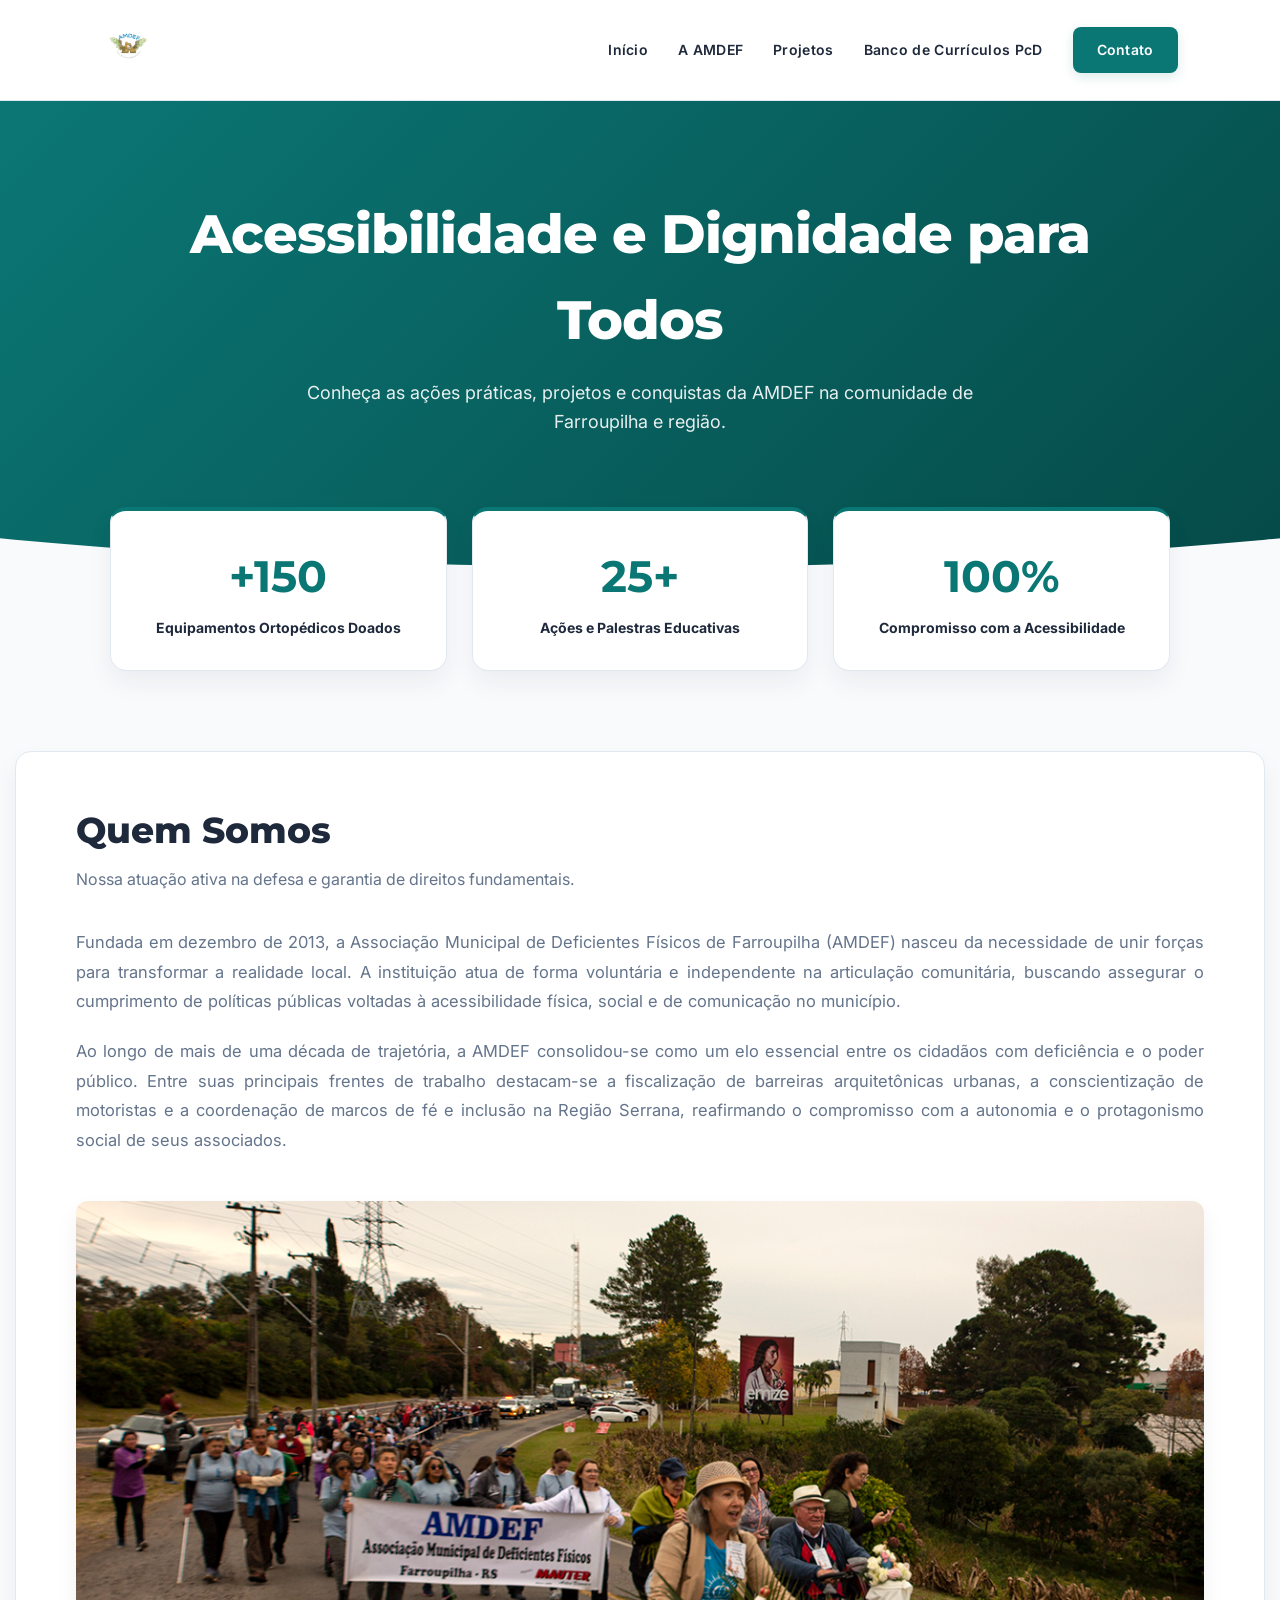
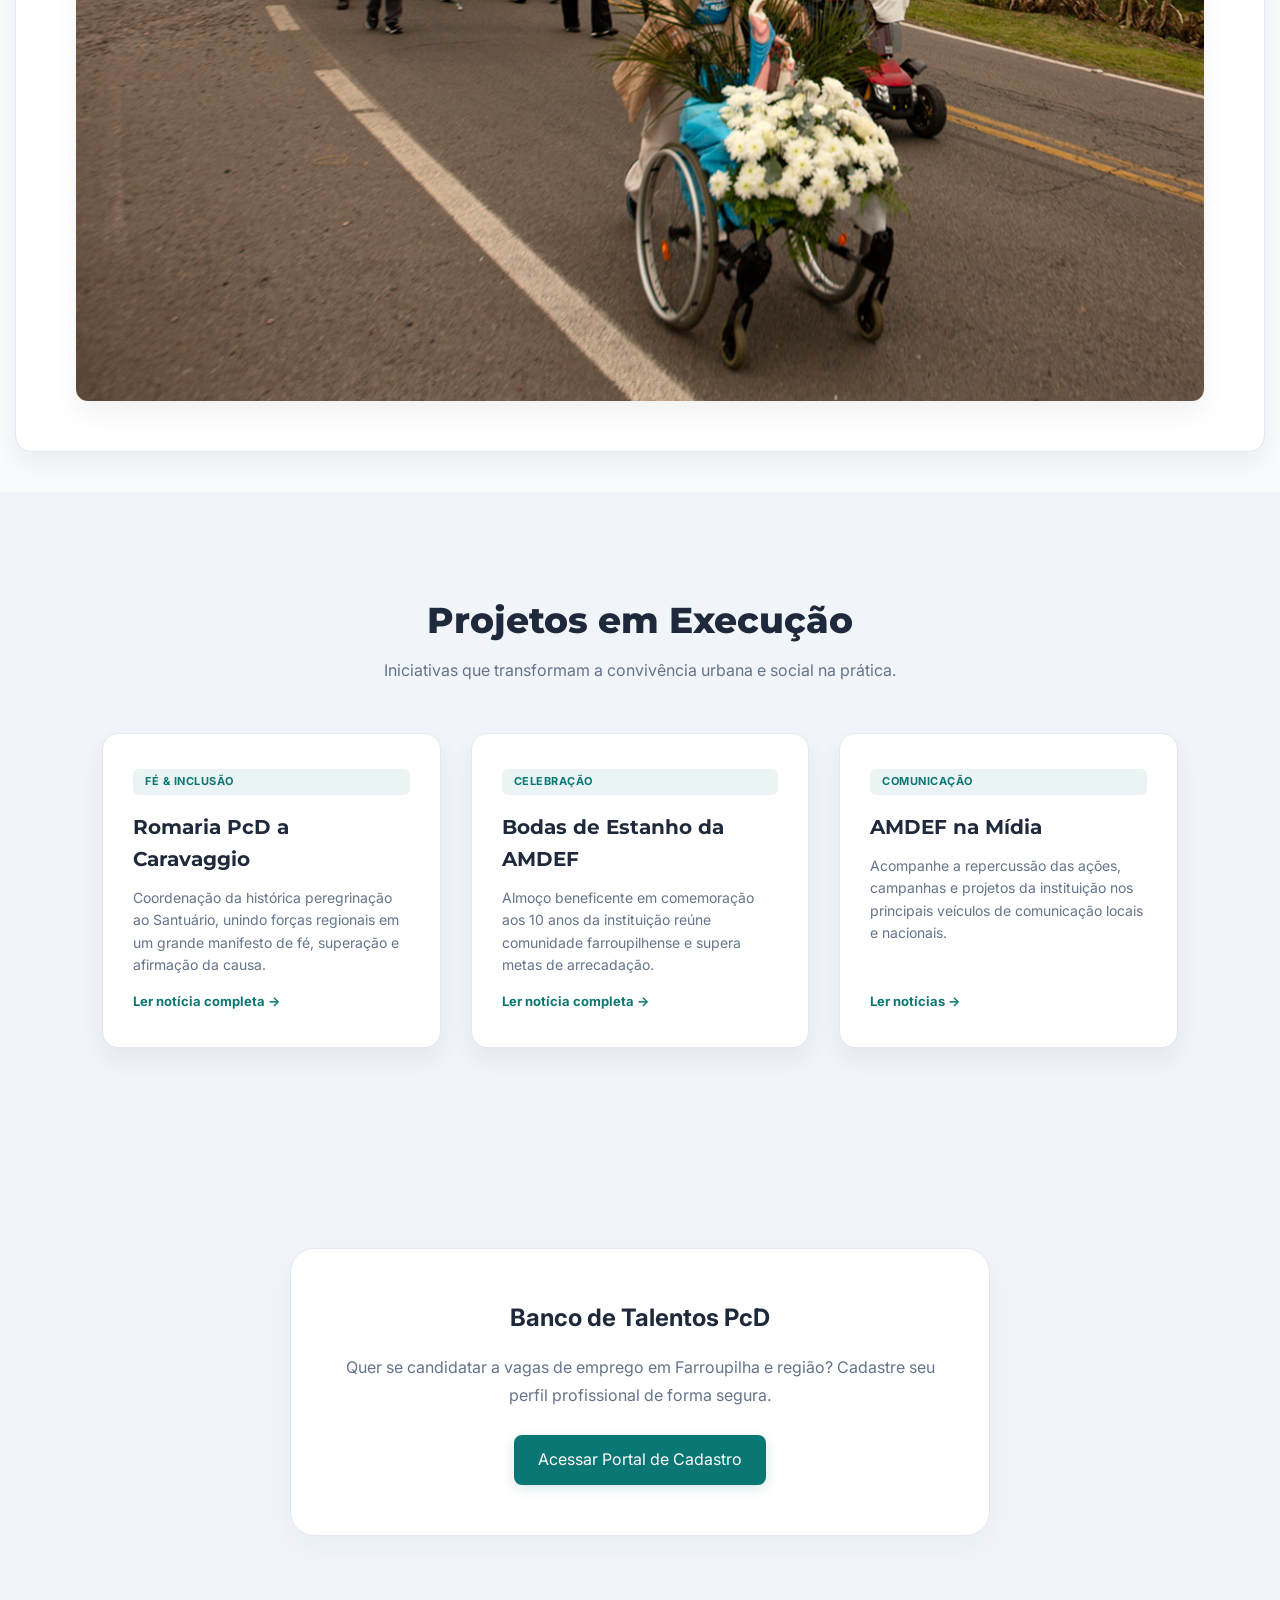
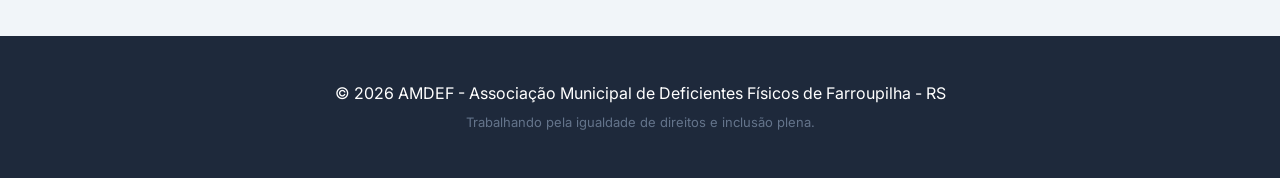
<file: index.html>
<!DOCTYPE html>
<html lang="pt-br">
<head>
    <meta charset="UTF-8">
    <meta name="viewport" content="width=device-width, initial-scale=1.0">
    <title>AMDEF - Associação Municipal de Deficientes Físicos de Farroupilha</title>
    <link rel="preconnect" href="https://fonts.googleapis.com">
    <link rel="preconnect" href="https://fonts.gstatic.com" crossorigin>
    <link href="https://fonts.googleapis.com/css2?family=Inter:wght@400;600;700&family=Montserrat:wght@700;800&display=swap" rel="stylesheet">
    <link rel="stylesheet" href="css/style.css">
</head>
<body>

    <header class="site-header">
        <div class="logo"><img src="img/logo.png" alt="Logo AMDEF"></div>
        <nav class="nav-menu">
            <a href="#home">Início</a>
            <a href="#sobre">A AMDEF</a>
            <a href="#projetos">Projetos</a>
            <a href="pages/curriculo.html">Banco de Currículos PcD</a>    
            <a href="#contato" class="btn-contact-menu">Contato</a>
        </nav>
    </header>

    <main>
        <!-- HOME / HERO BANNER -->
        <section id="home" class="hero-section">
            <div class="hero-container">
                <h1>Acessibilidade e Dignidade para Todos</h1>
                <p>Conheça as ações práticas, projetos e conquistas da AMDEF na comunidade de Farroupilha e região.</p>
            </div>
        </section>

        <!-- INDICADORES NUMÉRICOS DE IMPACTO -->
        <div class="impact-grid">
            <div class="impact-box"><h3>+150</h3><p>Equipamentos Ortopédicos Doados</p></div>
            <div class="impact-box"><h3>25+</h3><p>Ações e Palestras Educativas</p></div>
            <div class="impact-box"><h3>100%</h3><p>Compromisso com a Acessibilidade</p></div>
        </div>

        <!-- QUEM SOMOS COM TIMELINE -->
       <section id="sobre" class="section-padding" style="background-color: var(--bg-main); padding: 40px 0;">
    <div class="creative-panel" style="max-width: 1250px; margin: 0 auto; padding: 50px 60px; background-color: var(--white); box-shadow: var(--shadow-card); border-radius: 16px;">
        
        <div class="section-header" style="text-align: left; margin-bottom: 35px;">
            <h2 style="font-family: 'Montserrat', sans-serif; font-size: 36px; font-weight: 800; color: var(--text-main); margin: 0;">Quem Somos</h2>
            <p style="color: var(--text-sub); font-size: 16px; margin-top: 8px; margin-bottom: 0;">Nossa atuação ativa na defesa e garantia de direitos fundamentais.</p>
        </div>

        <p class="text-p" style="font-size: 16.5px; line-height: 1.8; color: var(--text-sub); margin-bottom: 20px; text-align: justify;">
            Fundada em dezembro de 2013, a Associação Municipal de Deficientes Físicos de Farroupilha (AMDEF) nasceu da necessidade de unir forças para transformar a realidade local. A instituição atua de forma voluntária e independente na articulação comunitária, buscando assegurar o cumprimento de políticas públicas voltadas à acessibilidade física, social e de comunicação no município.
        </p>

        <p class="text-p" style="font-size: 16.5px; line-height: 1.8; color: var(--text-sub); margin-bottom: 45px; text-align: justify;">
            Ao longo de mais de uma década de trajetória, a AMDEF consolidou-se como um elo essencial entre os cidadãos com deficiência e o poder público. Entre suas principais frentes de trabalho destacam-se a fiscalização de barreiras arquitetônicas urbanas, a conscientização de motoristas e a coordenação de marcos de fé e inclusão na Região Serrana, reafirmando o compromisso com a autonomia e o protagonismo social de seus associados.
        </p>

        <img src="img/006.jpg" alt="Caminhada AMDEF" style="width: 100%; height: auto; display: block; border-radius: 12px; box-shadow: var(--shadow-card);">

    </div>
</section>

        <section id="projetos" class="section-padding bg-sections-tint">
            <div class="section-header">
                <h2>Projetos em Execução</h2>
                <p>Iniciativas que transformam a convivência urbana e social na prática.</p>
            </div>
            
            <div class="cards-container" style="display: flex; gap: 30px;">
    
                <a href="pages/page6.html" class="news-card" style="text-decoration: none; color: inherit; display: flex; flex-direction: column;">
                    <span class="card-badge">Fé & Inclusão</span>
                    <h3>Romaria PcD a Caravaggio</h3>
                    <p>Coordenação da histórica peregrinação ao Santuário, unindo forças regionais em um grande manifesto de fé, superação e afirmação da causa.</p>
                    <span style="color: var(--verde-petroleo); font-weight: 700; font-size: 13px; display: inline-block; margin-top: auto; padding-top: 15px;">Ler notícia completa →</span>
                </a>

                <a href="pages/page7.html" class="news-card" style="text-decoration: none; color: inherit; display: flex; flex-direction: column;">
                    <span class="card-badge">Celebração</span>
                    <h3>Bodas de Estanho da AMDEF</h3>
                    <p>Almoço beneficente em comemoração aos 10 anos da instituição reúne comunidade farroupilhense e supera metas de arrecadação.</p>
                    <span style="color: var(--verde-petroleo); font-weight: 700; font-size: 13px; display: inline-block; margin-top: auto; padding-top: 15px;">Ler notícia completa →</span>
                </a>

                <a href="pages/page8.html" class="news-card" style="text-decoration: none; color: inherit; display: flex; flex-direction: column;">
                    <span class="card-badge">Comunicação</span>
                    <h3>AMDEF na Mídia</h3>
                    <p>Acompanhe a repercussão das ações, campanhas e projetos da instituição nos principais veículos de comunicação locais e nacionais.</p>
                    <span style="color: var(--verde-petroleo); font-weight: 700; font-size: 13px; display: inline-block; margin-top: auto; padding-top: 15px;">Ler notícias →</span>
                </a>

            </div>
        </section>

        
        

       
    </main>

    <section class="section-padding bg-sections-tint" style="text-align: center;">
    <div class="creative-panel" style="max-width: 700px;">
        <h2>Banco de Talentos PcD</h2>
        <p class="text-p" style="margin: 15px 0 25px;">Quer se candidatar a vagas de emprego em Farroupilha e região? Cadastre seu perfil profissional de forma segura.</p>
        <a href="curriculo.html" class="btn-contact-menu" style="text-decoration: none; display: inline-block;">Acessar Portal de Cadastro</a>
    </div>
    </section>


    

    <footer class="site-footer">
        <div class="footer-container">
            <p>© 2026 AMDEF - Associação Municipal de Deficientes Físicos de Farroupilha - RS</p>
            <p class="footer-sub">Trabalhando pela igualdade de direitos e inclusão plena.</p>
        </div>
    </footer>

</body>
</html>
</file>
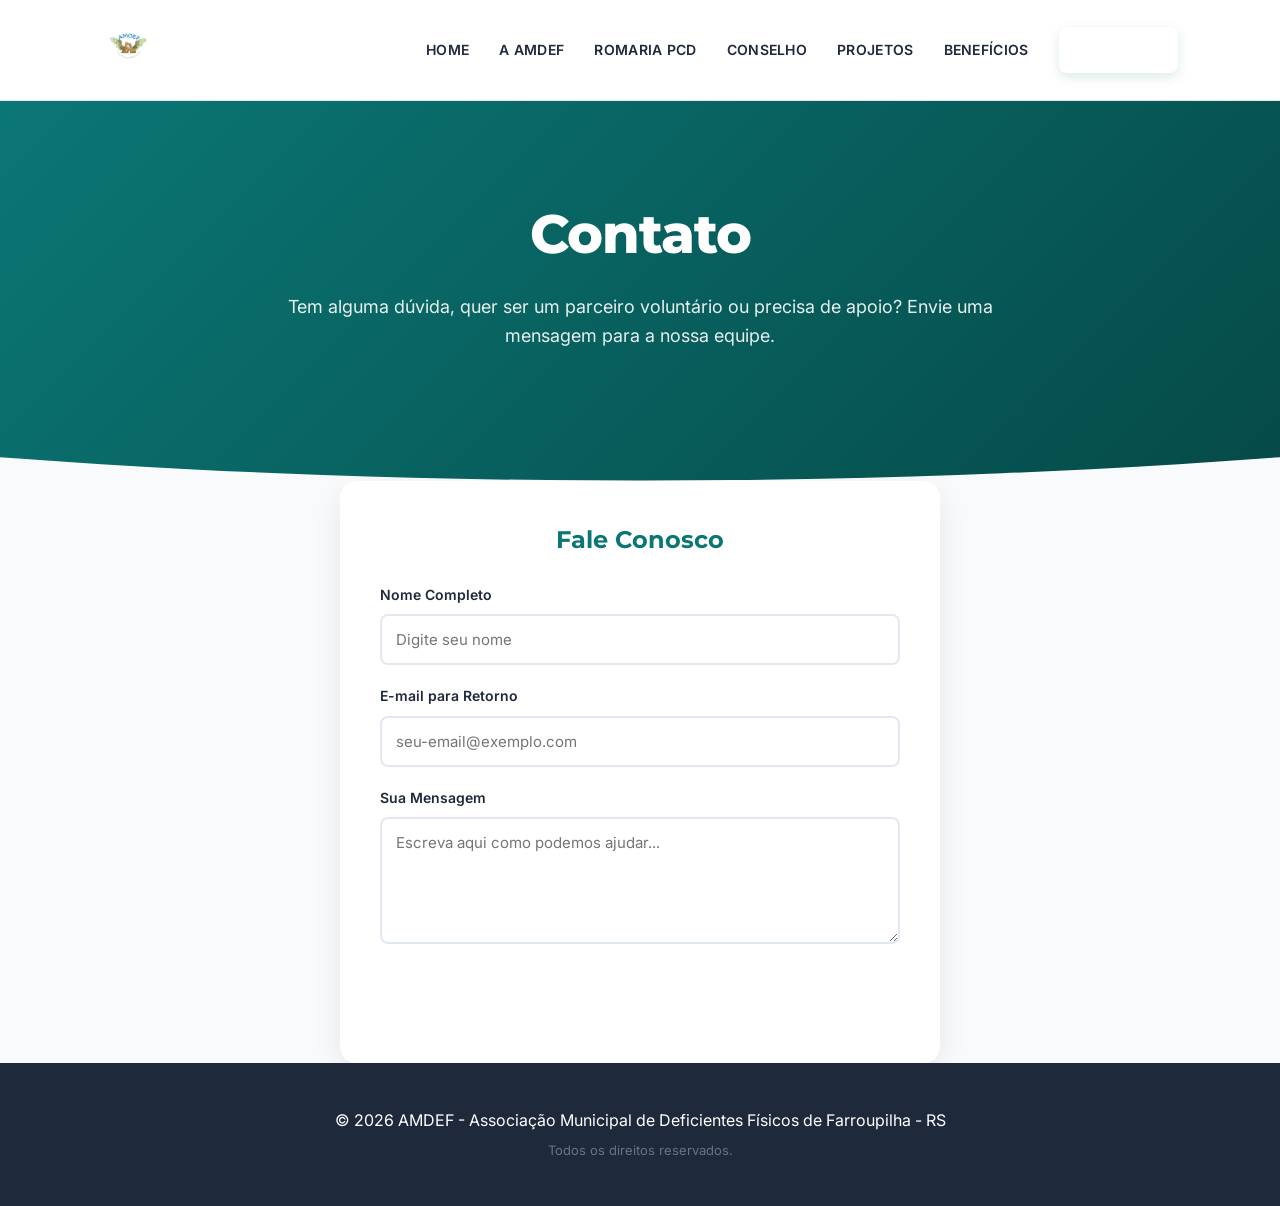
<file: pages/contact.html>
<!DOCTYPE html>
<html lang="pt-br">
<head>
    <meta charset="UTF-8">
    <meta name="viewport" content="width=device-width, initial-scale=1.0">
    <title>Contato - AMDEF</title>
    <link rel="preconnect" href="https://fonts.googleapis.com">
    <link rel="preconnect" href="https://fonts.gstatic.com" crossorigin>
    <link href="https://fonts.googleapis.com/css2?family=Inter:wght@400;500;600;700&family=Montserrat:wght@700;800&display=swap" rel="stylesheet">
    <link rel="stylesheet" href="../css/style.css">
</head>
<body>

    <header class="site-header">
        <div class="logo">
            <img src="../img/logo.png" alt="Logo AMDEF">
        </div>
        <nav class="nav-menu">
            <a href="../index.html">HOME</a>
            <a href="pag1.html">A AMDEF</a>
            <a href="pag2.html">ROMARIA PCD</a>
            <a href="pag3.html">CONSELHO</a>
            <a href="pag4.html">PROJETOS</a>
            <a href="pag5.html">BENEFÍCIOS</a>
            <a href="contact.html" class="btn-contact-menu active" style="background-color: var(--primary-hover);">CONTATO</a>
        </nav>
    </header>

    <main>
        <!-- Banner Superior Unificado -->
        <section class="hero-section">
            <div class="hero-container">
                <h1>Contato</h1>
                <p>Tem alguma dúvida, quer ser um parceiro voluntário ou precisa de apoio? Envie uma mensagem para a nossa equipe.</p>
            </div>
        </section>

        <!-- Bloco do Formulário Centralizado -->
        <section class="news-section">
            <div class="content-block-internal" style="max-width: 600px; margin: 0 auto;">
                <div style="background: white; padding: 40px; border-radius: 16px; box-shadow: 0 10px 30px rgba(0,0,0,0.08); width: 100%;">
                    
                    <h2 style="font-family: 'Montserrat', sans-serif; color: #0b7775; margin-bottom: 25px; text-align: center; font-size: 24px;">Fale Conosco</h2>
                    
                    <!-- Formulário estruturado em coluna (vertical) -->
                    <form action="#" method="POST" style="display: flex; flex-direction: column; gap: 20px;">
                        
                        <div style="display: flex; flex-direction: column; gap: 8px;">
                            <label style="font-size: 14px; font-weight: 600; color: var(--text-dark);">Nome Completo</label>
                            <input type="text" placeholder="Digite seu nome" required style="width: 100%; padding: 14px; border: 2px solid #e2e8f0; border-radius: 8px; font-family: 'Inter', sans-serif; font-size: 15px; outline: none; transition: border-color 0.2s;">
                        </div>

                        <div style="display: flex; flex-direction: column; gap: 8px;">
                            <label style="font-size: 14px; font-weight: 600; color: var(--text-dark);">E-mail para Retorno</label>
                            <input type="email" placeholder="seu-email@exemplo.com" required style="width: 100%; padding: 14px; border: 2px solid #e2e8f0; border-radius: 8px; font-family: 'Inter', sans-serif; font-size: 15px; outline: none; transition: border-color 0.2s;">
                        </div>

                        <div style="display: flex; flex-direction: column; gap: 8px;">
                            <label style="font-size: 14px; font-weight: 600; color: var(--text-dark);">Sua Mensagem</label>
                            <textarea rows="5" placeholder="Escreva aqui como podemos ajudar..." required style="width: 100%; padding: 14px; border: 2px solid #e2e8f0; border-radius: 8px; font-family: 'Inter', sans-serif; font-size: 15px; resize: vertical; outline: none; transition: border-color 0.2s;"></textarea>
                        </div>

                        <button type="submit" style="background-color: var(--primary-color); color: white; border: none; padding: 15px; font-family: 'Montserrat', sans-serif; font-size: 16px; font-weight: 700; border-radius: 8px; cursor: pointer; transition: background-color 0.2s, transform 0.2s; margin-top: 10px;">
                            Enviar Mensagem
                        </button>
                    </form>
                    
                </div>
            </div>
        </section>
    </main>

    <footer class="site-footer">
        <div class="footer-container">
            <p>© 2026 AMDEF - Associação Municipal de Deficientes Físicos de Farroupilha - RS</p>
            <p class="footer-sub">Todos os direitos reservados.</p>
        </div>
    </footer>

</body>
</html>
</file>
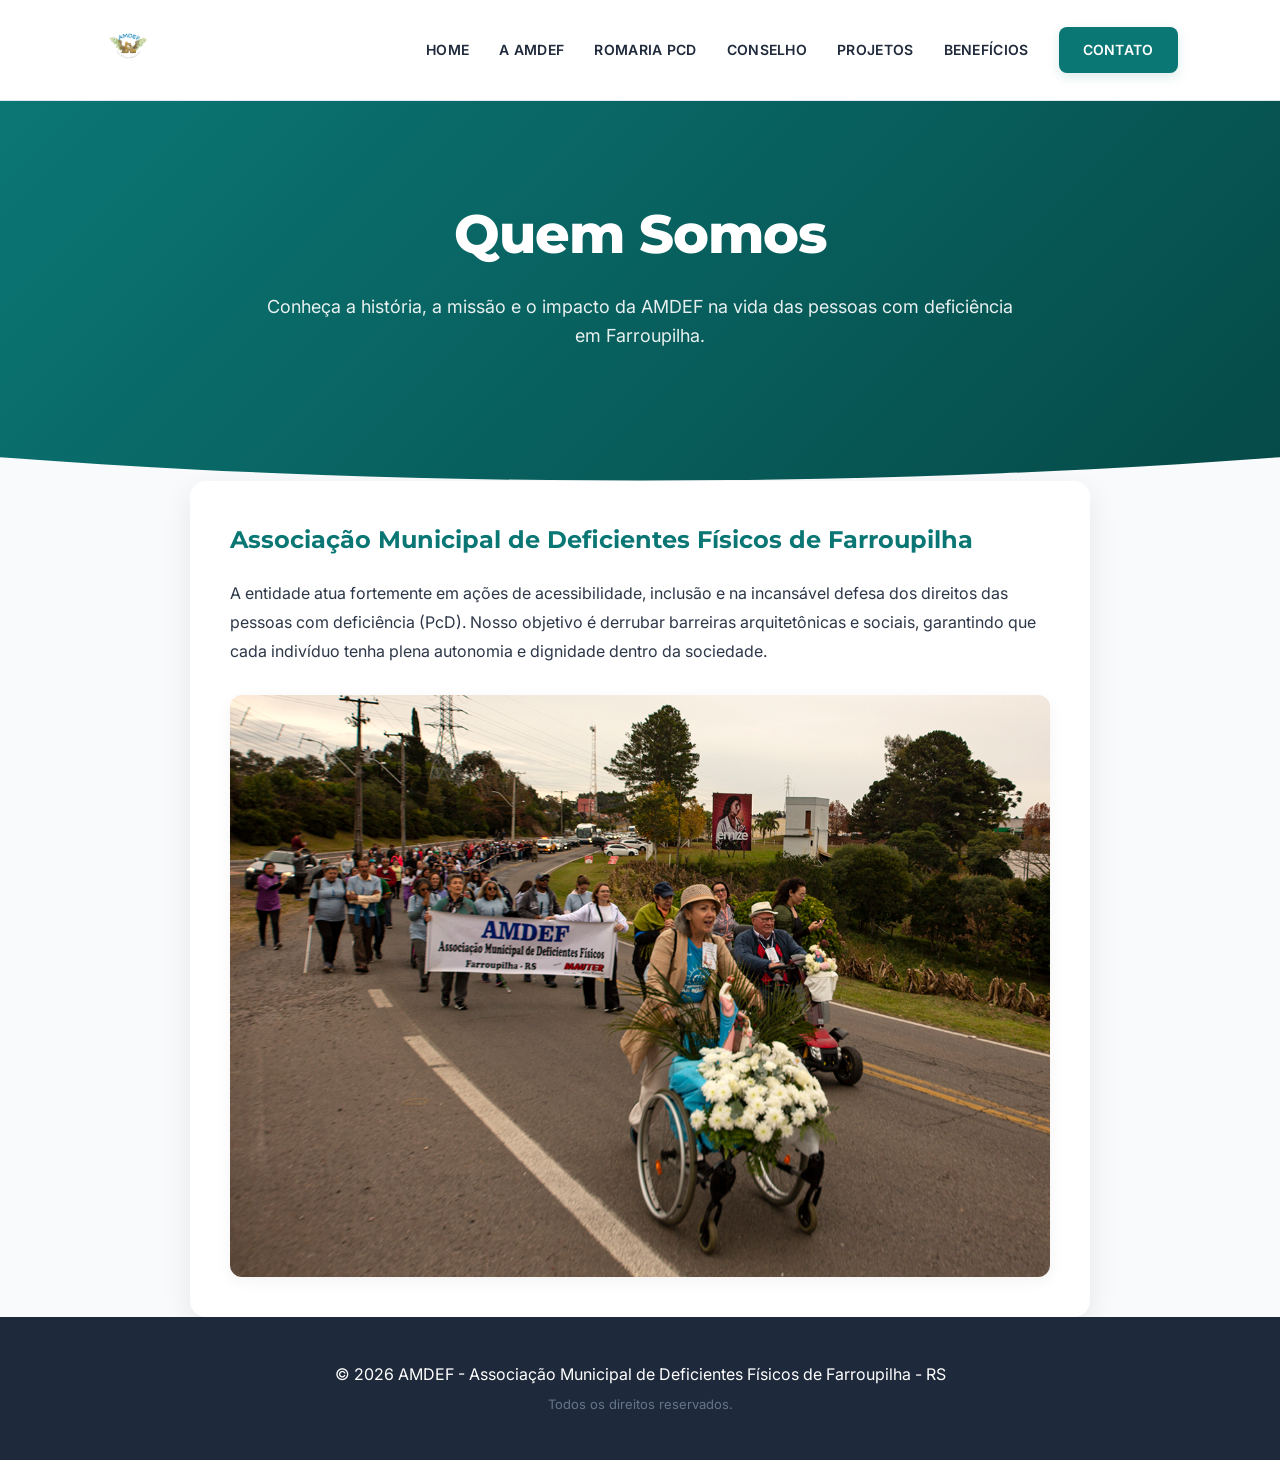
<file: pages/pag1.html>
<!DOCTYPE html>
<html lang="pt-br">
<head>
    <meta charset="UTF-8">
    <meta name="viewport" content="width=device-width, initial-scale=1.0">
    <title>A AMDEF - Quem Somos</title>
    <link rel="preconnect" href="https://fonts.googleapis.com">
    <link rel="preconnect" href="https://fonts.gstatic.com" crossorigin>
    <link href="https://fonts.googleapis.com/css2?family=Inter:wght@400;500;600;700&family=Montserrat:wght@700;800&display=swap" rel="stylesheet">
    <link rel="stylesheet" href="../css/style.css">
</head>
<body>

    <header class="site-header">
        <div class="logo">
            <img src="../img/logo.png" alt="Logo AMDEF">
        </div>
        <nav class="nav-menu">
            <a href="../index.html">HOME</a>
            <a href="pag1.html" class="active">A AMDEF</a>
            <a href="pag2.html">ROMARIA PCD</a>
            <a href="pag3.html">CONSELHO</a>
            <a href="pag4.html">PROJETOS</a>
            <a href="pag5.html">BENEFÍCIOS</a>
            <a href="contact.html" class="btn-contact-menu">CONTATO</a>
        </nav>
    </header>

    <main>
        <!-- Banner Superior Unificado -->
        <section class="hero-section">
            <div class="hero-container">
                <h1>Quem Somos</h1>
                <p>Conheça a história, a missão e o impacto da AMDEF na vida das pessoas com deficiência em Farroupilha.</p>
            </div>
        </section>

        <!-- Bloco de Conteúdo Centralizado -->
        <section class="news-section">
            <div class="content-block-internal" style="max-width: 900px; margin: 0 auto;">
                <div style="background: white; padding: 40px; border-radius: 16px; box-shadow: 0 10px 30px rgba(0,0,0,0.08); width: 100%;">
                    
                    <h2 style="font-family: 'Montserrat', sans-serif; color: #0b7775; margin-bottom: 20px;">Associação Municipal de Deficientes Físicos de Farroupilha</h2>
                    
                    <p style="margin-bottom: 20px; font-size: 16px; color: #2d3748; line-height: 1.8;">
                        A entidade atua fortemente em ações de acessibilidade, inclusão e na incansável defesa dos direitos das pessoas com deficiência (PcD). Nosso objetivo é derrubar barreiras arquitetônicas e sociais, garantindo que cada indivíduo tenha plena autonomia e dignidade dentro da sociedade.
                    </p>

                    <!-- Container para a foto de destaque da caminhada -->
                    <div style="width: 100%; border-radius: 12px; overflow: hidden; margin-top: 30px; box-shadow: 0 4px 15px rgba(0,0,0,0.05);">
                        <img src="../img/foto1.jpg" alt="Caminhada de conscientização da AMDEF" style="width: 100%; height: auto; display: block; object-fit: cover;">
                    </div>
                    
                </div>
            </div>
        </section>
    </main>

    <footer class="site-footer">
        <div class="footer-container">
            <p>© 2026 AMDEF - Associação Municipal de Deficientes Físicos de Farroupilha - RS</p>
            <p class="footer-sub">Todos os direitos reservados.</p>
        </div>
    </footer>

</body>
</html>
</file>
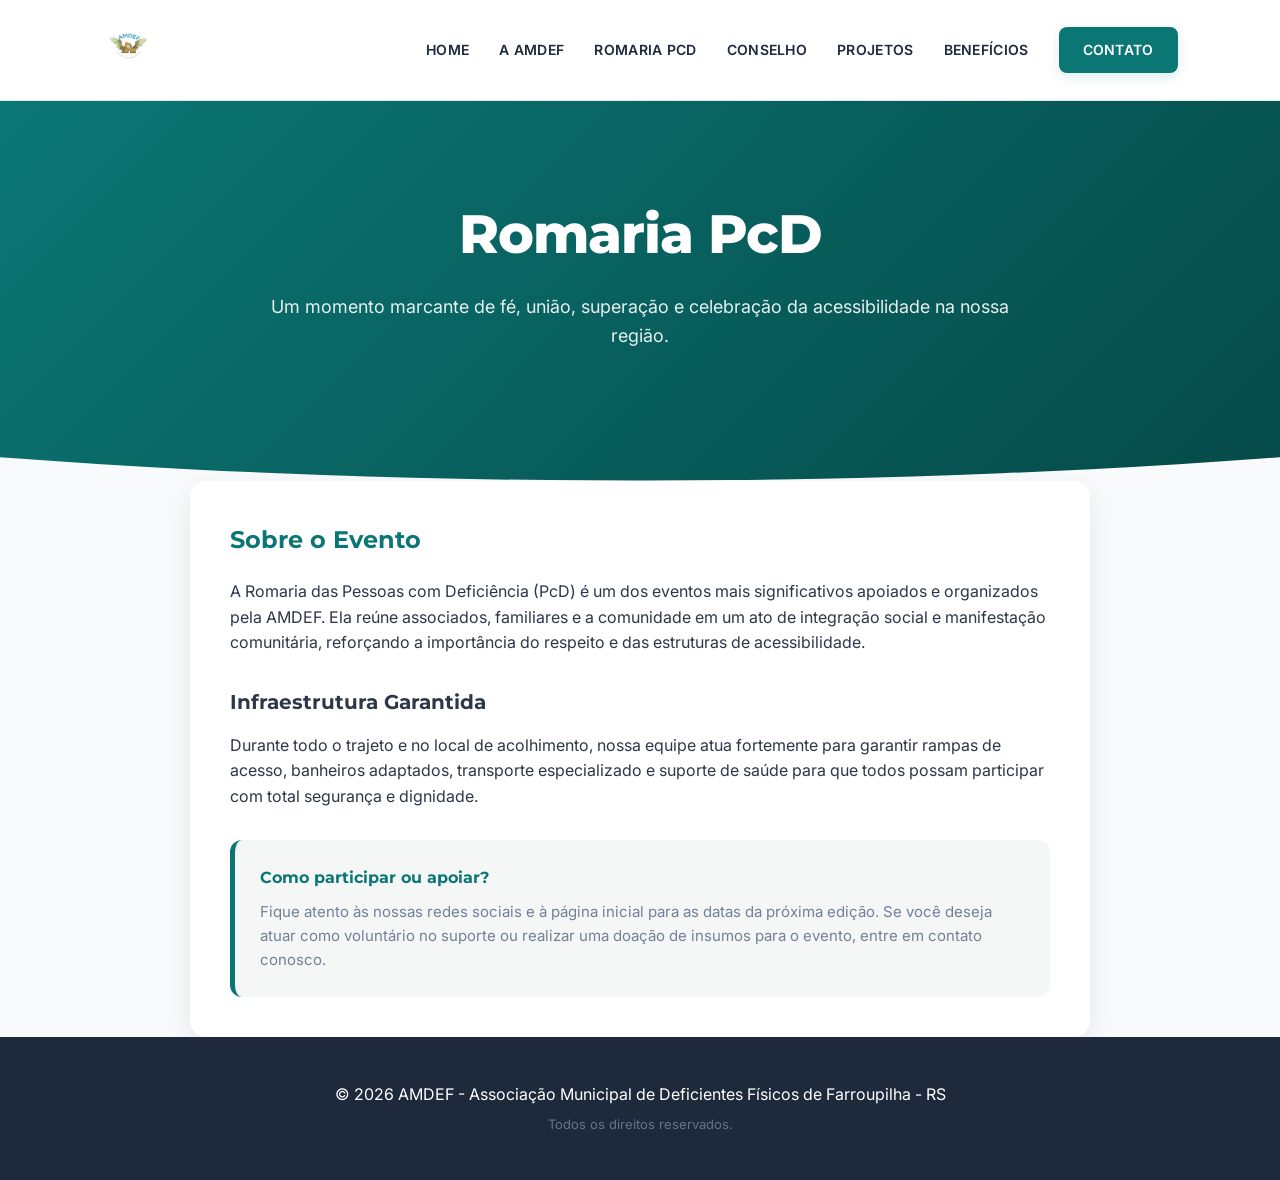
<file: pages/pag2.html>
<!DOCTYPE html>
<html lang="pt-br">
<head>
    <meta charset="UTF-8">
    <meta name="viewport" content="width=device-width, initial-scale=1.0">
    <title>Romaria PcD - AMDEF</title>
    <link rel="preconnect" href="https://fonts.googleapis.com">
    <link rel="preconnect" href="https://fonts.gstatic.com" crossorigin>
    <link href="https://fonts.googleapis.com/css2?family=Inter:wght@400;500;600;700&family=Montserrat:wght@700;800&display=swap" rel="stylesheet">
    <link rel="stylesheet" href="../css/style.css">
</head>
<body>

    <header class="site-header">
        <div class="logo">
            <img src="../img/logo.png" alt="Logo AMDEF">
        </div>
        <nav class="nav-menu">
            <a href="../index.html">HOME</a>
            <a href="pag1.html">A AMDEF</a>
            <a href="pag2.html" class="active">ROMARIA PCD</a>
            <a href="pag3.html">CONSELHO</a>
            <a href="pag4.html">PROJETOS</a>
            <a href="pages/pag5.html">BENEFÍCIOS</a>
            <a href="contact.html" class="btn-contact-menu">CONTATO</a>
        </nav>
    </header>

    <main>
        <section class="hero-section">
            <div class="hero-container">
                <h1>Romaria PcD</h1>
                <p>Um momento marcante de fé, união, superação e celebração da acessibilidade na nossa região.</p>
            </div>
        </section>

        <section class="news-section">
            <div class="content-block-internal" style="max-width: 900px; margin: 0 auto;">
                <div style="background: white; padding: 40px; border-radius: 16px; box-shadow: 0 10px 30px rgba(0,0,0,0.08); width: 100%;">
                    <h2 style="font-family: 'Montserrat', sans-serif; color: #0b7775; margin-bottom: 20px;">Sobre o Evento</h2>
                    <p style="margin-bottom: 20px; font-size: 16px; color: #2d3748;">A Romaria das Pessoas com Deficiência (PcD) é um dos eventos mais significativos apoiados e organizados pela AMDEF. Ela reúne associados, familiares e a comunidade em um ato de integração social e manifestação comunitária, reforçando a importância do respeito e das estruturas de acessibilidade.</p>
                    
                    <h3 style="font-family: 'Montserrat', sans-serif; color: #2d3748; margin: 30px 0 15px; font-size: 20px;">Infraestrutura Garantida</h3>
                    <p style="margin-bottom: 20px; font-size: 16px; color: #2d3748;">Durante todo o trajeto e no local de acolhimento, nossa equipe atua fortemente para garantir rampas de acesso, banheiros adaptados, transporte especializado e suporte de saúde para que todos possam participar com total segurança e dignidade.</p>
                    
                    <div style="background: #f4f7f6; padding: 25px; border-radius: 12px; margin-top: 30px; border-left: 5px solid #0b7775;">
                        <h4 style="font-family: 'Montserrat', sans-serif; color: #0b7775; margin-bottom: 10px;">Como participar ou apoiar?</h4>
                        <p style="font-size: 15px; color: #718096; margin: 0;">Fique atento às nossas redes sociais e à página inicial para as datas da próxima edição. Se você deseja atuar como voluntário no suporte ou realizar uma doação de insumos para o evento, entre em contato conosco.</p>
                    </div>
                </div>
            </div>
        </section>
    </main>

    <footer class="site-footer">
        <div class="footer-container">
            <p>© 2026 AMDEF - Associação Municipal de Deficientes Físicos de Farroupilha - RS</p>
            <p class="footer-sub">Todos os direitos reservados.</p>
        </div>
    </footer>

</body>
</html>
</file>
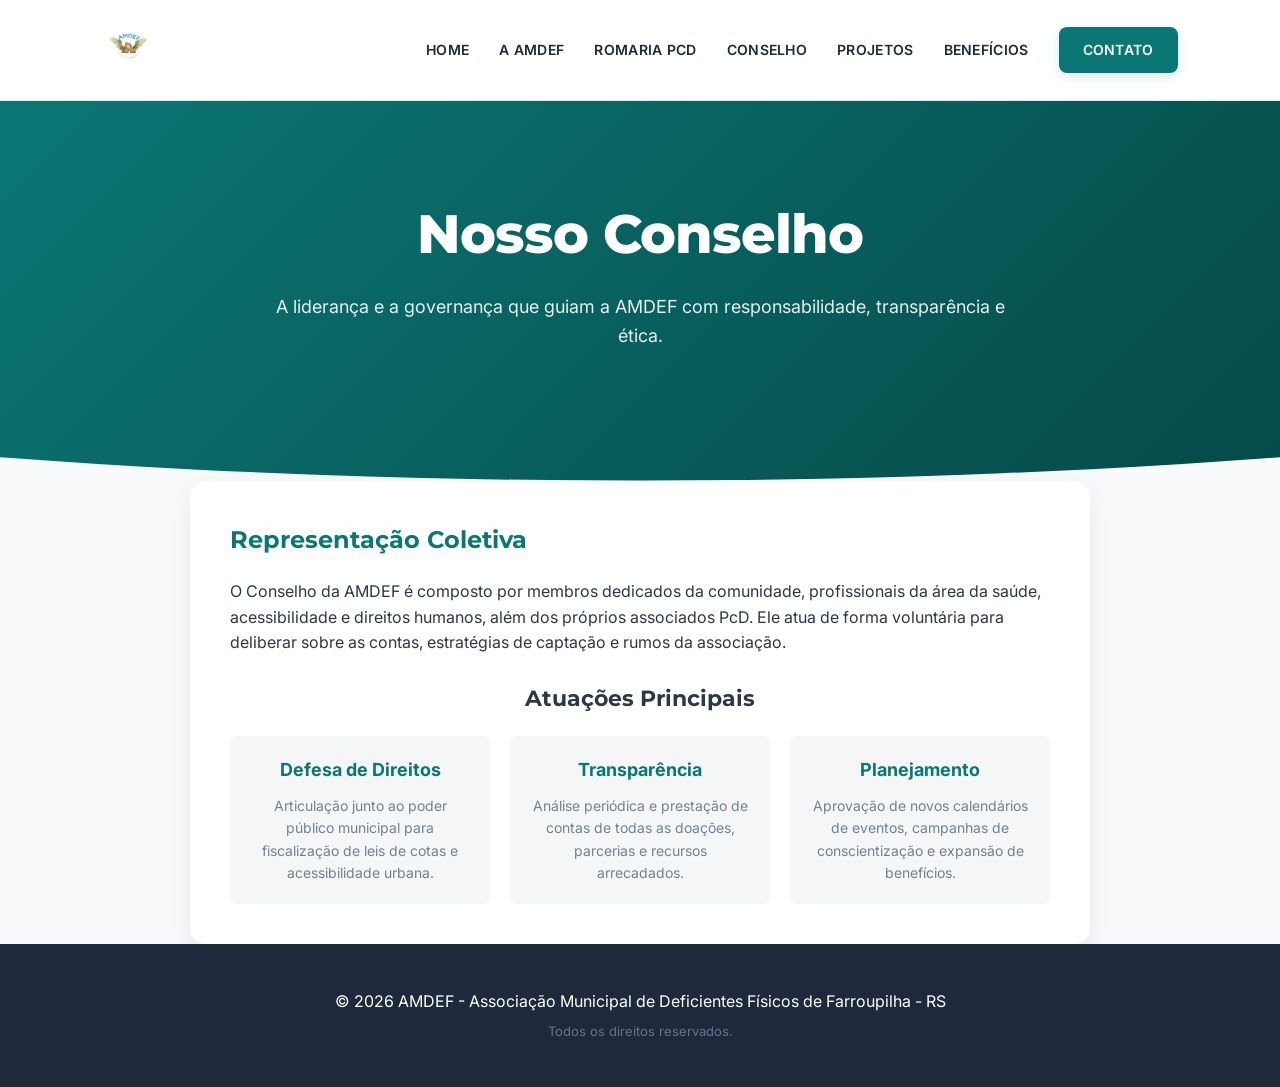
<file: pages/pag3.html>
<!DOCTYPE html>
<html lang="pt-br">
<head>
    <meta charset="UTF-8">
    <meta name="viewport" content="width=device-width, initial-scale=1.0">
    <title>Conselho - AMDEF</title>
    <link rel="preconnect" href="https://fonts.googleapis.com">
    <link rel="preconnect" href="https://fonts.gstatic.com" crossorigin>
    <link href="https://fonts.googleapis.com/css2?family=Inter:wght@400;500;600;700&family=Montserrat:wght@700;800&display=swap" rel="stylesheet">
    <link rel="stylesheet" href="../css/style.css">
</head>
<body>

    <header class="site-header">
        <div class="logo">
            <img src="../img/logo.png" alt="Logo AMDEF">
        </div>
        <nav class="nav-menu">
            <a href="../index.html">HOME</a>
            <a href="pag1.html">A AMDEF</a>
            <a href="pag2.html">ROMARIA PCD</a>
            <a href="pag3.html" class="active">CONSELHO</a>
            <a href="pag4.html">PROJETOS</a>
            <a href="pag5.html">BENEFÍCIOS</a>
            <a href="contact.html" class="btn-contact-menu">CONTATO</a>
        </nav>
    </header>

    <main>
        <section class="hero-section">
            <div class="hero-container">
                <h1>Nosso Conselho</h1>
                <p>A liderança e a governança que guiam a AMDEF com responsabilidade, transparência e ética.</p>
            </div>
        </section>

        <section class="news-section">
            <div class="content-block-internal" style="max-width: 900px; margin: 0 auto;">
                <div style="background: white; padding: 40px; border-radius: 16px; box-shadow: 0 10px 30px rgba(0,0,0,0.08); width: 100%;">
                    <h2 style="font-family: 'Montserrat', sans-serif; color: #0b7775; margin-bottom: 20px;">Representação Coletiva</h2>
                    <p style="margin-bottom: 25px; font-size: 16px; color: #2d3748;">O Conselho da AMDEF é composto por membros dedicados da comunidade, profissionais da área da saúde, acessibilidade e direitos humanos, além dos próprios associados PcD. Ele atua de forma voluntária para deliberar sobre as contas, estratégias de captação e rumos da associação.</p>
                    
                    <h3 style="font-family: 'Montserrat', sans-serif; color: #2d3748; margin-bottom: 20px; font-size: 22px; text-align: center;">Atuações Principais</h3>
                    
                    <div style="display: grid; grid-template-columns: repeat(auto-fit, minmax(220px, 1fr)); gap: 20px; margin-top: 20px;">
                        <div style="background: #f4f7f6; padding: 20px; border-radius: 8px; text-align: center;">
                            <strong style="color: #0b7775; display: block; margin-bottom: 10px; font-size: 18px;">Defesa de Direitos</strong>
                            <p style="font-size: 14px; color: #718096; margin: 0;">Articulação junto ao poder público municipal para fiscalização de leis de cotas e acessibilidade urbana.</p>
                        </div>
                        <div style="background: #f4f7f6; padding: 20px; border-radius: 8px; text-align: center;">
                            <strong style="color: #0b7775; display: block; margin-bottom: 10px; font-size: 18px;">Transparência</strong>
                            <p style="font-size: 14px; color: #718096; margin: 0;">Análise periódica e prestação de contas de todas as doações, parcerias e recursos arrecadados.</p>
                        </div>
                        <div style="background: #f4f7f6; padding: 20px; border-radius: 8px; text-align: center;">
                            <strong style="color: #0b7775; display: block; margin-bottom: 10px; font-size: 18px;">Planejamento</strong>
                            <p style="font-size: 14px; color: #718096; margin: 0;">Aprovação de novos calendários de eventos, campanhas de conscientização e expansão de benefícios.</p>
                        </div>
                    </div>
                </div>
            </div>
        </section>
    </main>

    <footer class="site-footer">
        <div class="footer-container">
            <p>© 2026 AMDEF - Associação Municipal de Deficientes Físicos de Farroupilha - RS</p>
            <p class="footer-sub">Todos os direitos reservados.</p>
        </div>
    </footer>

</body>
</html>
</file>
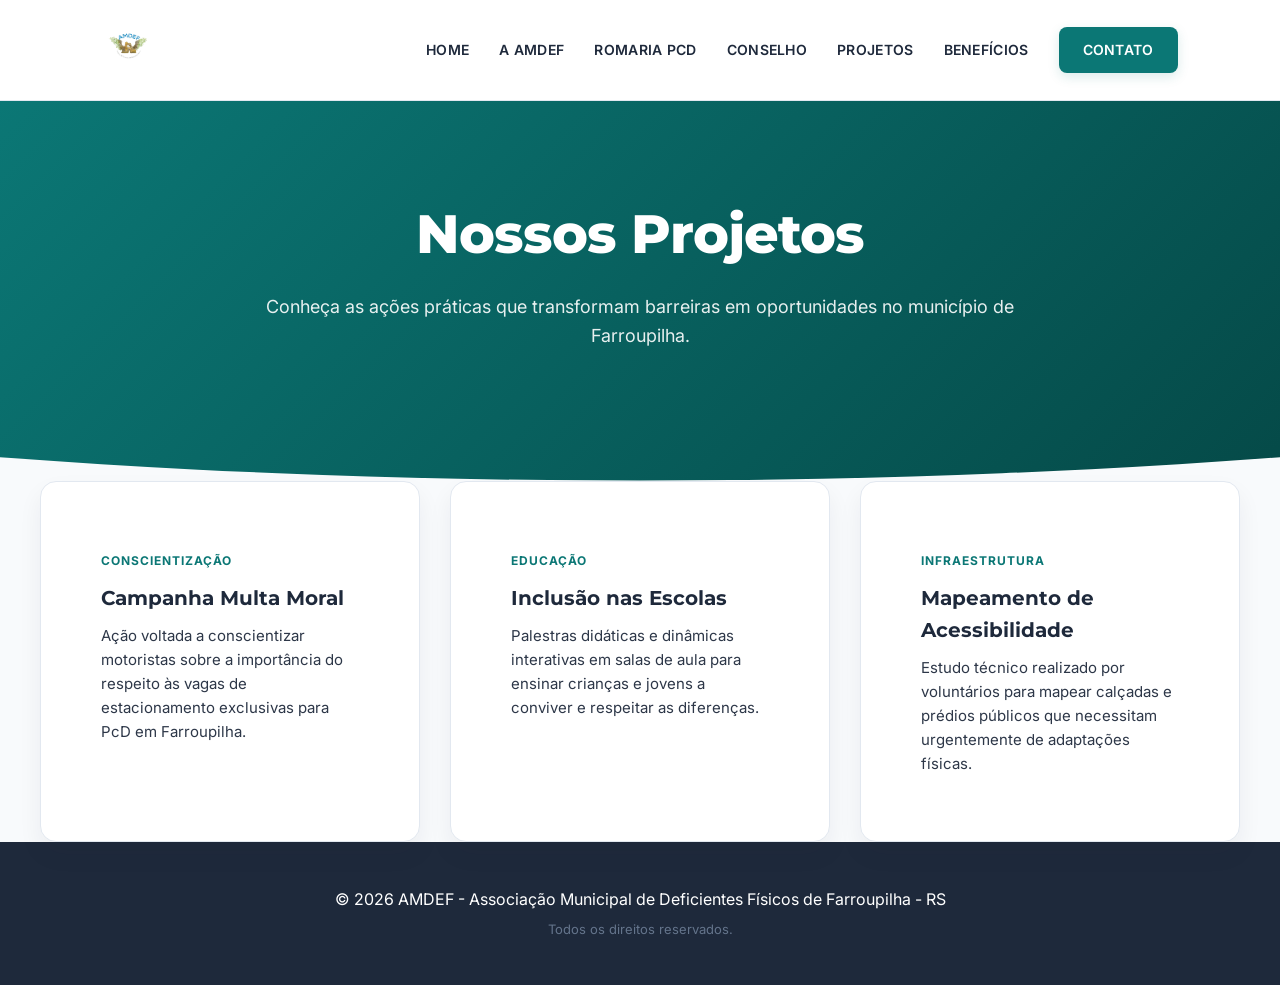
<file: pages/pag4.html>
<!DOCTYPE html>
<html lang="pt-br">
<head>
    <meta charset="UTF-8">
    <meta name="viewport" content="width=device-width, initial-scale=1.0">
    <title>Projetos - AMDEF</title>
    <link rel="preconnect" href="https://fonts.googleapis.com">
    <link rel="preconnect" href="https://fonts.gstatic.com" crossorigin>
    <link href="https://fonts.googleapis.com/css2?family=Inter:wght@400;500;600;700&family=Montserrat:wght@700;800&display=swap" rel="stylesheet">
    <link rel="stylesheet" href="../css/style.css">
</head>
<body>

    <header class="site-header">
        <div class="logo">
            <img src="../img/logo.png" alt="Logo AMDEF">
        </div>
        <nav class="nav-menu">
            <a href="../index.html">HOME</a>
            <a href="pag1.html">A AMDEF</a>
            <a href="pag2.html">ROMARIA PCD</a>
            <a href="pag3.html">CONSELHO</a>
            <a href="pag4.html" class="active">PROJETOS</a>
            <a href="pag5.html">BENEFÍCIOS</a>
            <a href="contact.html" class="btn-contact-menu">CONTATO</a>
        </nav>
    </header>

    <main>
        <section class="hero-section">
            <div class="hero-container">
                <h1>Nossos Projetos</h1>
                <p>Conheça as ações práticas que transformam barreiras em oportunidades no município de Farroupilha.</p>
            </div>
        </section>

        <section class="news-section">
            <div class="cards-container">
                
                <article class="news-card">
                    <div class="card-body" style="padding: 30px;">
                        <span style="color: #0b7775; font-weight: bold; font-size: 12px; text-transform: uppercase; letter-spacing: 1px;">Conscientização</span>
                        <h3 style="font-family: 'Montserrat', sans-serif; margin: 10px 0; font-size: 20px;">Campanha Multa Moral</h3>
                        <p style="font-size: 15px; color: #2d3748;">Ação voltada a conscientizar motoristas sobre a importância do respeito às vagas de estacionamento exclusivas para PcD em Farroupilha.</p>
                    </div>
                </article>

                <article class="news-card">
                    <div class="card-body" style="padding: 30px;">
                        <span style="color: #0b7775; font-weight: bold; font-size: 12px; text-transform: uppercase; letter-spacing: 1px;">Educação</span>
                        <h3 style="font-family: 'Montserrat', sans-serif; margin: 10px 0; font-size: 20px;">Inclusão nas Escolas</h3>
                        <p style="font-size: 15px; color: #2d3748;">Palestras didáticas e dinâmicas interativas em salas de aula para ensinar crianças e jovens a conviver e respeitar as diferenças.</p>
                    </div>
                </article>

                <article class="news-card">
                    <div class="card-body" style="padding: 30px;">
                        <span style="color: #0b7775; font-weight: bold; font-size: 12px; text-transform: uppercase; letter-spacing: 1px;">Infraestrutura</span>
                        <h3 style="font-family: 'Montserrat', sans-serif; margin: 10px 0; font-size: 20px;">Mapeamento de Acessibilidade</h3>
                        <p style="font-size: 15px; color: #2d3748;">Estudo técnico realizado por voluntários para mapear calçadas e prédios públicos que necessitam urgentemente de adaptações físicas.</p>
                    </div>
                </article>

            </div>
        </section>
    </main>

    <footer class="site-footer">
        <div class="footer-container">
            <p>© 2026 AMDEF - Associação Municipal de Deficientes Físicos de Farroupilha - RS</p>
            <p class="footer-sub">Todos os direitos reservados.</p>
        </div>
    </footer>

</body>
</html>
</file>
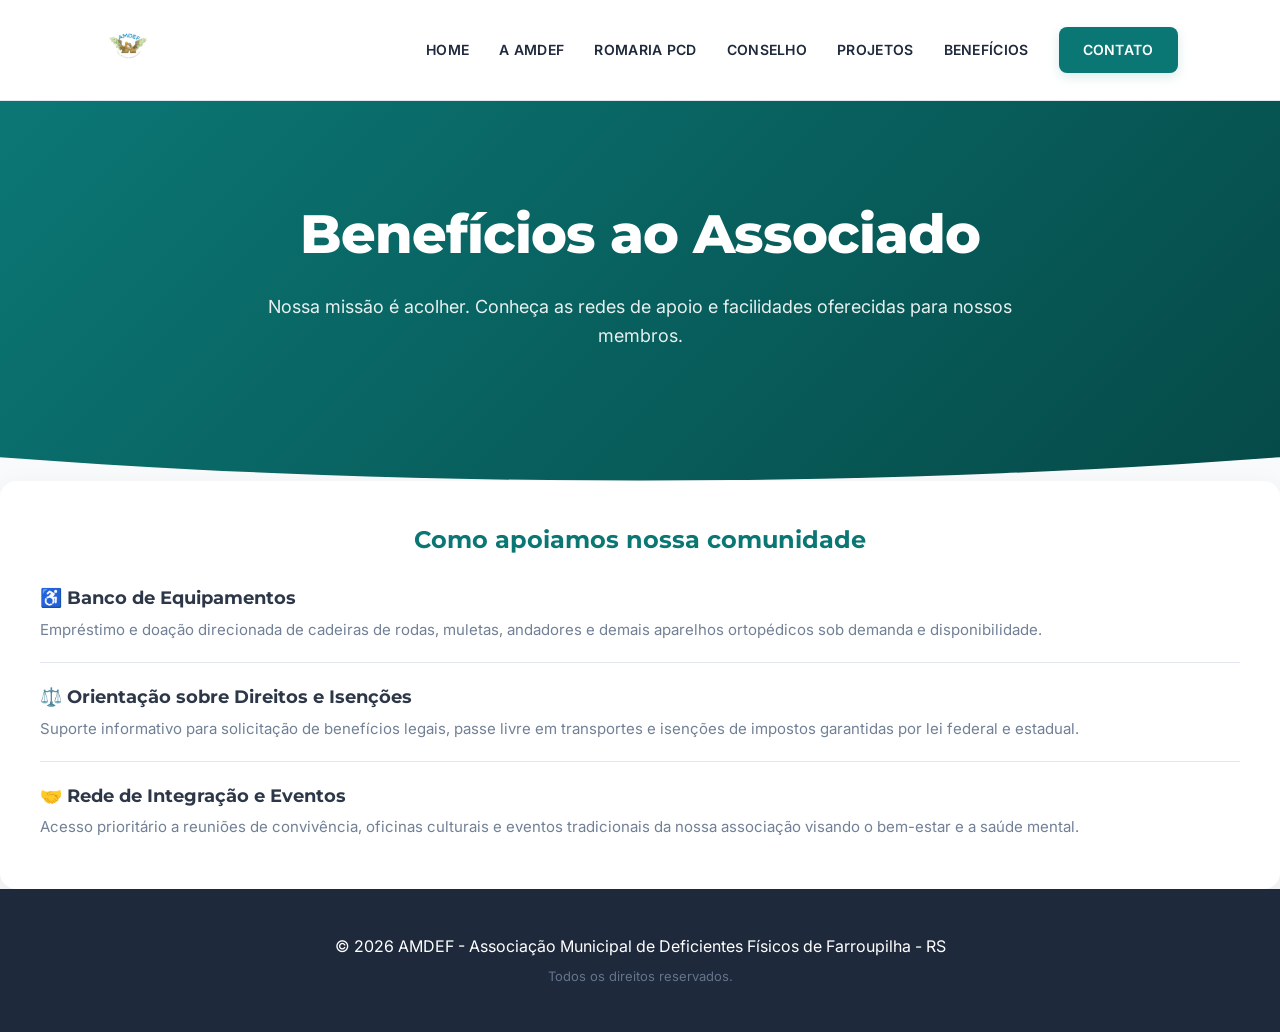
<file: pages/pag5.html>
<!DOCTYPE html>
<html lang="pt-br">
<head>
    <meta charset="UTF-8">
    <meta name="viewport" content="width=device-width, initial-scale=1.0">
    <title>Benefícios - AMDEF</title>
    <link rel="preconnect" href="https://fonts.googleapis.com">
    <link rel="preconnect" href="https://fonts.gstatic.com" crossorigin>
    <link href="https://fonts.googleapis.com/css2?family=Inter:wght@400;500;600;700&family=Montserrat:wght@700;800&display=swap" rel="stylesheet">
    <link rel="stylesheet" href="../css/style.css">
</head>
<body>

    <header class="site-header">
        <div class="logo">
            <img src="../img/logo.png" alt="Logo AMDEF">
        </div>
        <nav class="nav-menu">
            <a href="../index.html">HOME</a>
            <a href="pag1.html">A AMDEF</a>
            <a href="pag2.html">ROMARIA PCD</a>
            <a href="pag3.html">CONSELHO</a>
            <a href="pag4.html">PROJETOS</a>
            <a href="pag5.html" class="active">BENEFÍCIOS</a>
            <a href="contact.html" class="btn-contact-menu">CONTATO</a>
        </nav>
    </header>

    <main>
        <section class="hero-section">
            <div class="hero-container">
                <h1>Benefícios ao Associado</h1>
                <p>Nossa missão é acolher. Conheça as redes de apoio e facilidades oferecidas para nossos membros.</p>
            </div>
        </section>

        <section class="news-section">
            <div class="content-block-internal" style="max-width: 900px; margin: 0 auto;"></div>
                <div style="background: white; padding: 40px; border-radius: 16px; box-shadow: 0 10px 30px rgba(0,0,0,0.08); width: 100%;">
                    <h2 style="font-family: 'Montserrat', sans-serif; color: #0b7775; margin-bottom: 25px; text-align: center;">Como apoiamos nossa comunidade</h2>
                    
                    <div style="border-bottom: 1px solid #e2e8f0; padding-bottom: 20px; margin-bottom: 20px;">
                        <h3 style="font-family: 'Montserrat', sans-serif; color: #2d3748; font-size: 18px; margin-bottom: 5px;">♿ Banco de Equipamentos</h3>
                        <p style="font-size: 15px; color: #718096; margin: 0;">Empréstimo e doação direcionada de cadeiras de rodas, muletas, andadores e demais aparelhos ortopédicos sob demanda e disponibilidade.</p>
                    </div>

                    <div style="border-bottom: 1px solid #e2e8f0; padding-bottom: 20px; margin-bottom: 20px;">
                        <h3 style="font-family: 'Montserrat', sans-serif; color: #2d3748; font-size: 18px; margin-bottom: 5px;">⚖️ Orientação sobre Direitos e Isenções</h3>
                        <p style="font-size: 15px; color: #718096; margin: 0;">Suporte informativo para solicitação de benefícios legais, passe livre em transportes e isenções de impostos garantidas por lei federal e estadual.</p>
                    </div>

                    <div style="padding-bottom: 10px;">
                        <h3 style="font-family: 'Montserrat', sans-serif; color: #2d3748; font-size: 18px; margin-bottom: 5px;">🤝 Rede de Integração e Eventos</h3>
                        <p style="font-size: 15px; color: #718096; margin: 0;">Acesso prioritário a reuniões de convivência, oficinas culturais e eventos tradicionais da nossa associação visando o bem-estar e a saúde mental.</p>
                    </div>
                </div>
            </div>
        </section>
    </main>

    <footer class="site-footer">
        <div class="footer-container">
            <p>© 2026 AMDEF - Associação Municipal de Deficientes Físicos de Farroupilha - RS</p>
            <p class="footer-sub">Todos os direitos reservados.</p>
        </div>
    </footer>

</body>
</html>
</file>
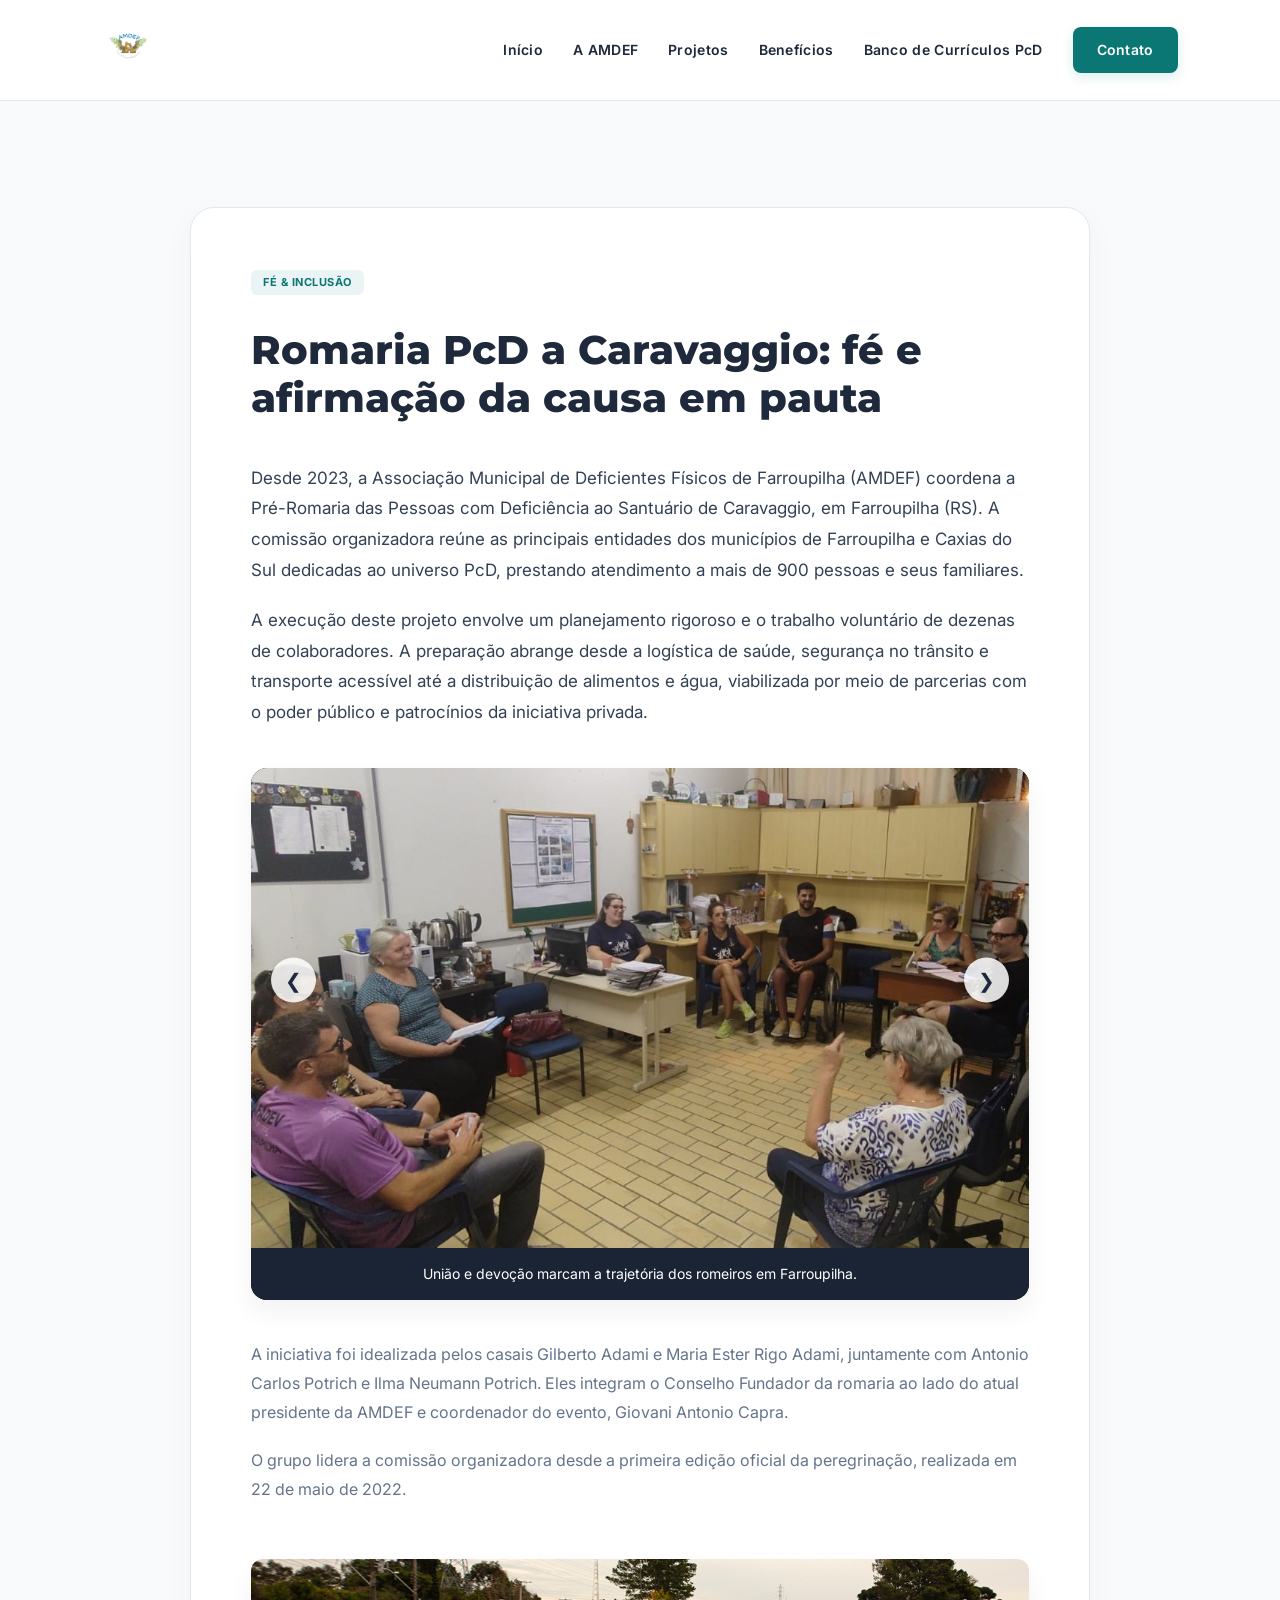
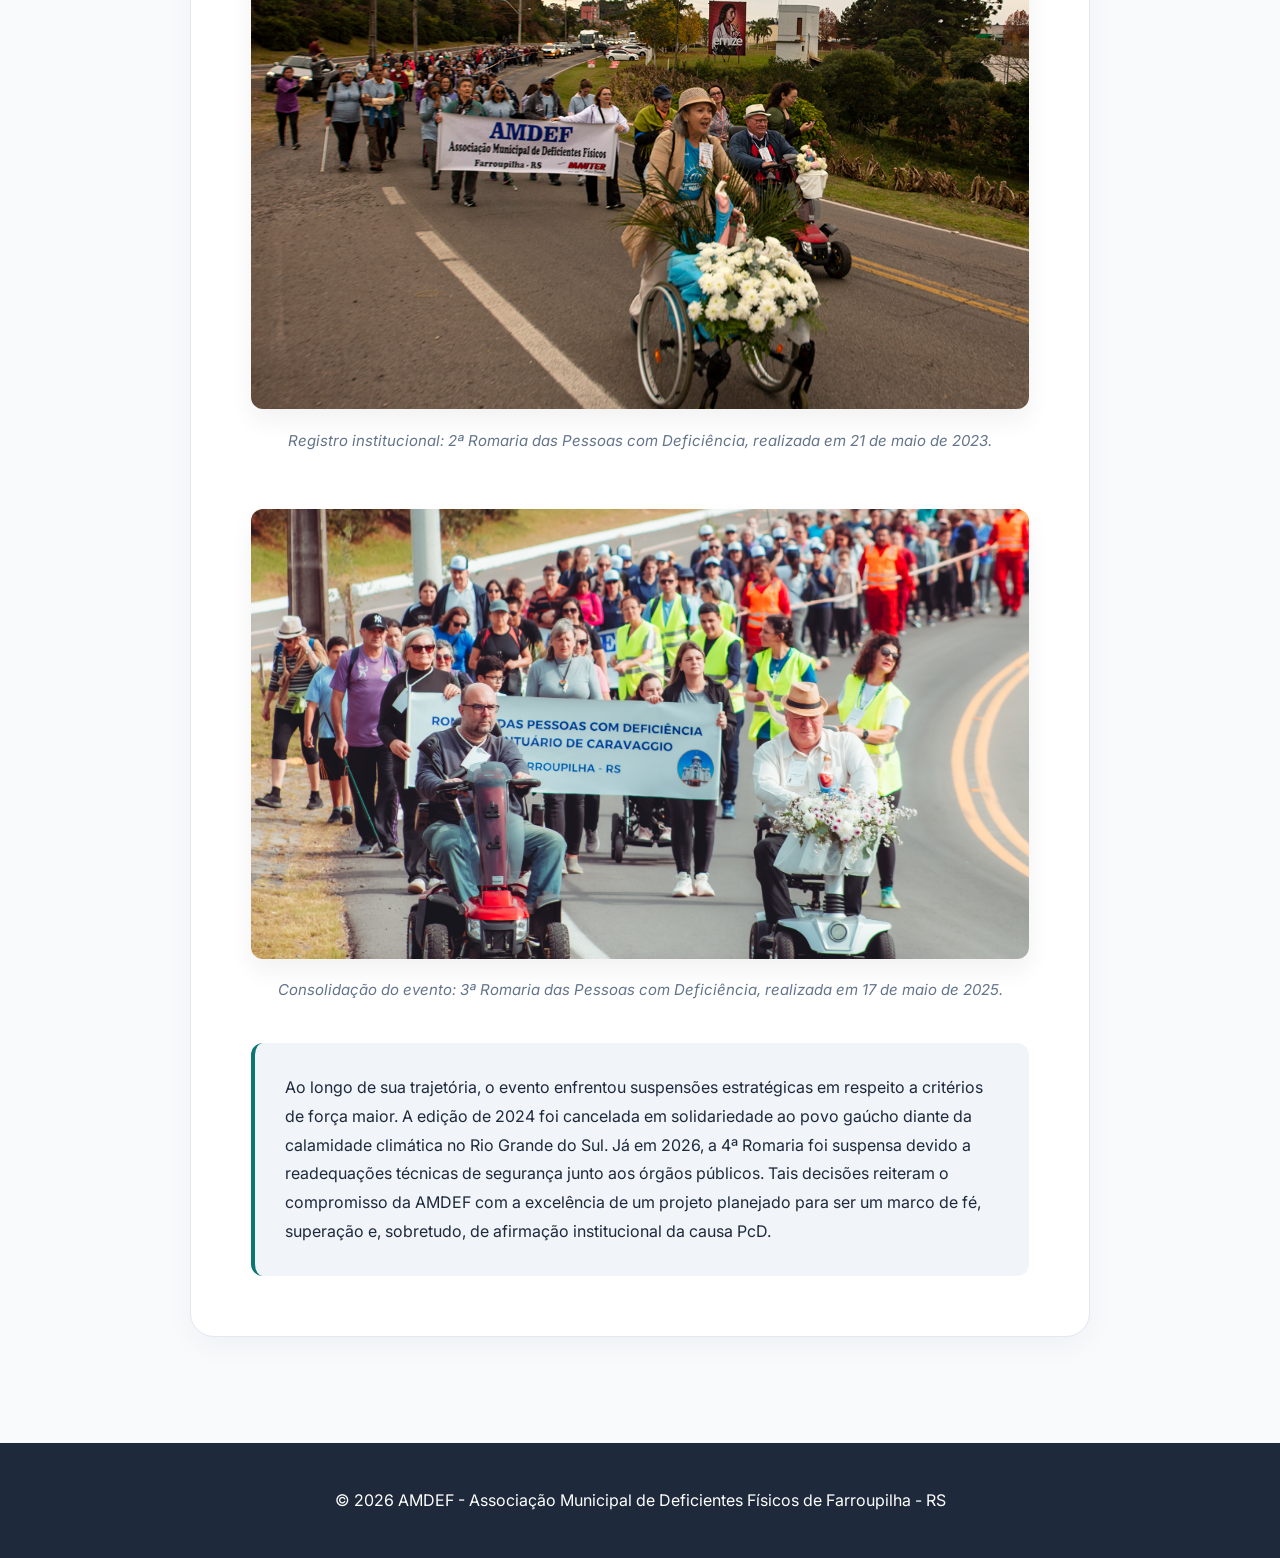
<file: pages/page6.html>
<!DOCTYPE html>
<html lang="pt-br">
<head>
    <meta charset="UTF-8">
    <meta name="viewport" content="width=device-width, initial-scale=1.0">
    <title>Romaria PcD a Caravaggio: fé e afirmação da causa em pauta - AMDEF</title>
    <link rel="preconnect" href="https://fonts.googleapis.com">
    <link rel="preconnect" href="https://fonts.gstatic.com" crossorigin>
    <link href="https://fonts.googleapis.com/css2?family=Inter:wght@400;600;700&family=Montserrat:wght@700;800&display=swap" rel="stylesheet">
    <link rel="stylesheet" href="../css/style.css">
    
    <style>
        .carousel-container { max-width: 800px; margin: 40px auto; position: relative; overflow: hidden; border-radius: 16px; box-shadow: var(--shadow-card); background: #000; }
        .carousel-track { display: flex; transition: transform 0.4s ease-in-out; }
        .carousel-slide { min-width: 100%; position: relative; display: flex; flex-direction: column; }
        .carousel-slide img { width: 100%; height: 480px; object-fit: cover; display: block; }
        .carousel-caption { background: rgba(30, 41, 59, 0.9); color: var(--white); padding: 15px 25px; font-size: 14px; text-align: center; font-family: 'Inter', sans-serif; }
        .carousel-btn { position: absolute; top: 40%; transform: translateY(-50%); background: rgba(255, 255, 255, 0.85); border: none; width: 45px; height: 45px; border-radius: 50%; cursor: pointer; font-size: 20px; color: var(--text-main); transition: all 0.2s; z-index: 10; display: flex; align-items: center; justify-content: center; box-shadow: 0 4px 10px rgba(0,0,0,0.1); }
        .carousel-btn:hover { background: var(--white); color: var(--verde-petroleo); scale: 1.05; }
        .carousel-prev { left: 20px; }
        .carousel-next { right: 20px; }
        .news-meta { color: var(--text-sub); font-size: 14px; margin-bottom: 25px; display: flex; gap: 20px; font-weight: 600; }
        .single-news-img { width: 100%; max-height: 450px; object-fit: cover; border-radius: 12px; margin: 25px 0; box-shadow: var(--shadow-card); }
    </style>
</head>
<body>

    <header class="site-header">
        <div class="logo"><img src="../img/logo.png" alt="Logo AMDEF"></div>
        <nav class="nav-menu">
            <a href="../index.html#home">Início</a>
            <a href="../index.html#sobre">A AMDEF</a>
            <a href="../index.html#projetos">Projetos</a>
            <a href="../index.html#beneficios">Benefícios</a>
            <a href="curriculo.html">Banco de Currículos PcD</a>
            <a href="../index.html#contato" class="btn-contact-menu">Contato</a>
        </nav>
    </header>

    <main style="background-color: var(--bg-main); padding: 6px 0;">
        <section class="section-padding">
            <div class="creative-panel" style="max-width: 900px; padding: 60px;">
                
                <span class="card-badge">Fé & Inclusão</span>
                <h1 style="font-family: 'Montserrat', sans-serif; font-size: 40px; font-weight: 800; color: var(--text-main); line-height: 1.2; margin: 15px 0;">Romaria PcD a Caravaggio: fé e afirmação da causa em pauta</h1>
            
                <br>    
                

                <p class="text-p" style="margin-bottom: 20px; font-size: 17px; color: #334155;">
                    Desde 2023, a Associação Municipal de Deficientes Físicos de Farroupilha (AMDEF) coordena a Pré-Romaria das Pessoas com Deficiência ao Santuário de Caravaggio, em Farroupilha (RS). A comissão organizadora reúne as principais entidades dos municípios de Farroupilha e Caxias do Sul dedicadas ao universo PcD, prestando atendimento a mais de 900 pessoas e seus familiares.
                </p>

                <p class="text-p" style="margin-bottom: 30px; font-size: 17px; color: #334155;">
                    A execução deste projeto envolve um planejamento rigoroso e o trabalho voluntário de dezenas de colaboradores. A preparação abrange desde a logística de saúde, segurança no trânsito e transporte acessível até a distribuição de alimentos e água, viabilizada por meio de parcerias com o poder público e patrocínios da iniciativa privada.
                </p>

                <div class="carousel-container">
                    <button class="carousel-btn carousel-prev" onclick="moveSlide(-1)">❮</button>
                    <button class="carousel-btn carousel-next" onclick="moveSlide(1)">❯</button>
                    
                    <div class="carousel-track">
                        <div class="carousel-slide">
                            <img src="../img/001.jpg" alt="Romaria PcD 001">
                            <div class="carousel-caption">União e devoção marcam a trajetória dos romeiros em Farroupilha.</div>
                        </div>
                        <div class="carousel-slide">
                            <img src="../img/002.jpg" alt="Romaria PcD 002">
                            <div class="carousel-caption">Comissão reunida no planejamento da infraestrutura de acessibilidade.</div>
                        </div>
                        <div class="carousel-slide">
                            <img src="../img/003.JPG" alt="Romaria PcD 003">
                            <div class="carousel-caption">Voluntários e parceiros viabilizando pontos de apoio ao longo do trajeto.</div>
                        </div>
                        <div class="carousel-slide">
                            <img src="../img/004.jpeg" alt="Romaria PcD 004">
                            <div class="carousel-caption">A força da comunidade PcD em caminhada rumo ao Santuário.</div>
                        </div>
                        <div class="carousel-slide">
                            <img src="../img/005.jpg" alt="Romaria PcD 005">
                            <div class="carousel-caption">Momentos de emoção e superação na chegada à esplanada.</div>
                        </div>
                    </div>
                </div>

                <p class="text-p" style="margin-top: 30px; margin-bottom: 20px;">
                    A iniciativa foi idealizada pelos casais Gilberto Adami e Maria Ester Rigo Adami, juntamente com Antonio Carlos Potrich e Ilma Neumann Potrich. Eles integram o Conselho Fundador da romaria ao lado do atual presidente da AMDEF e coordenador do evento, Giovani Antonio Capra.
                </p>

                <p class="text-p" style="margin-bottom: 30px;">
                    O grupo lidera a comissão organizadora desde a primeira edição oficial da peregrinação, realizada em 22 de maio de 2022.
                </p>

                <img src="../img/006.jpg" class="single-news-img" alt="2ª Romaria das Pessoas com Deficiência">
                <p class="text-p" style="font-size: 15px; text-align: center; color: var(--text-sub); margin-top: -15px; margin-bottom: 30px; font-style: italic;">
                     Registro institucional: 2ª Romaria das Pessoas com Deficiência, realizada em 21 de maio de 2023.
                </p>

                <img src="../img/007.jpg" class="single-news-img" alt="3ª Romaria das Pessoas com Deficiência">
                <p class="text-p" style="font-size: 15px; text-align: center; color: var(--text-sub); margin-top: -15px; margin-bottom: 30px; font-style: italic;">
                    Consolidação do evento: 3ª Romaria das Pessoas com Deficiência, realizada em 17 de maio de 2025.
                </p>

                <div style="background: var(--bg-sections); padding: 30px; border-radius: 12px; border-left: 4px solid var(--verde-petroleo); margin-top: 40px;">
                    <p class="text-p" style="color: var(--text-main); font-size: 16px;">
                        Ao longo de sua trajetória, o evento enfrentou suspensões estratégicas em respeito a critérios de força maior. A edição de 2024 foi cancelada em solidariedade ao povo gaúcho diante da calamidade climática no Rio Grande do Sul. Já em 2026, a 4ª Romaria foi suspensa devido a readequações técnicas de segurança junto aos órgãos públicos. Tais decisões reiteram o compromisso da AMDEF com a excelência de um projeto planejado para ser um marco de fé, superação e, sobretudo, de afirmação institucional da causa PcD.
                    </p>
                </div>

            </div>
        </section>
    </main>

    <footer class="site-footer">
        <p>© 2026 AMDEF - Associação Municipal de Deficientes Físicos de Farroupilha - RS</p>
    </footer>

    <script>
        let currentSlide = 0;
        const track = document.querySelector('.carousel-track');
        const slides = document.querySelectorAll('.carousel-slide');

        function updateCarousel() {
            track.style.transform = `translateX(-${currentSlide * 100}%)`;
        }

        function moveSlide(direction) {
            currentSlide += direction;
            if (currentSlide >= slides.length) currentSlide = 0;
            if (currentSlide < 0) currentSlide = slides.length - 1;
            updateCarousel();
        }
    </script>
</body>
</html>
</file>
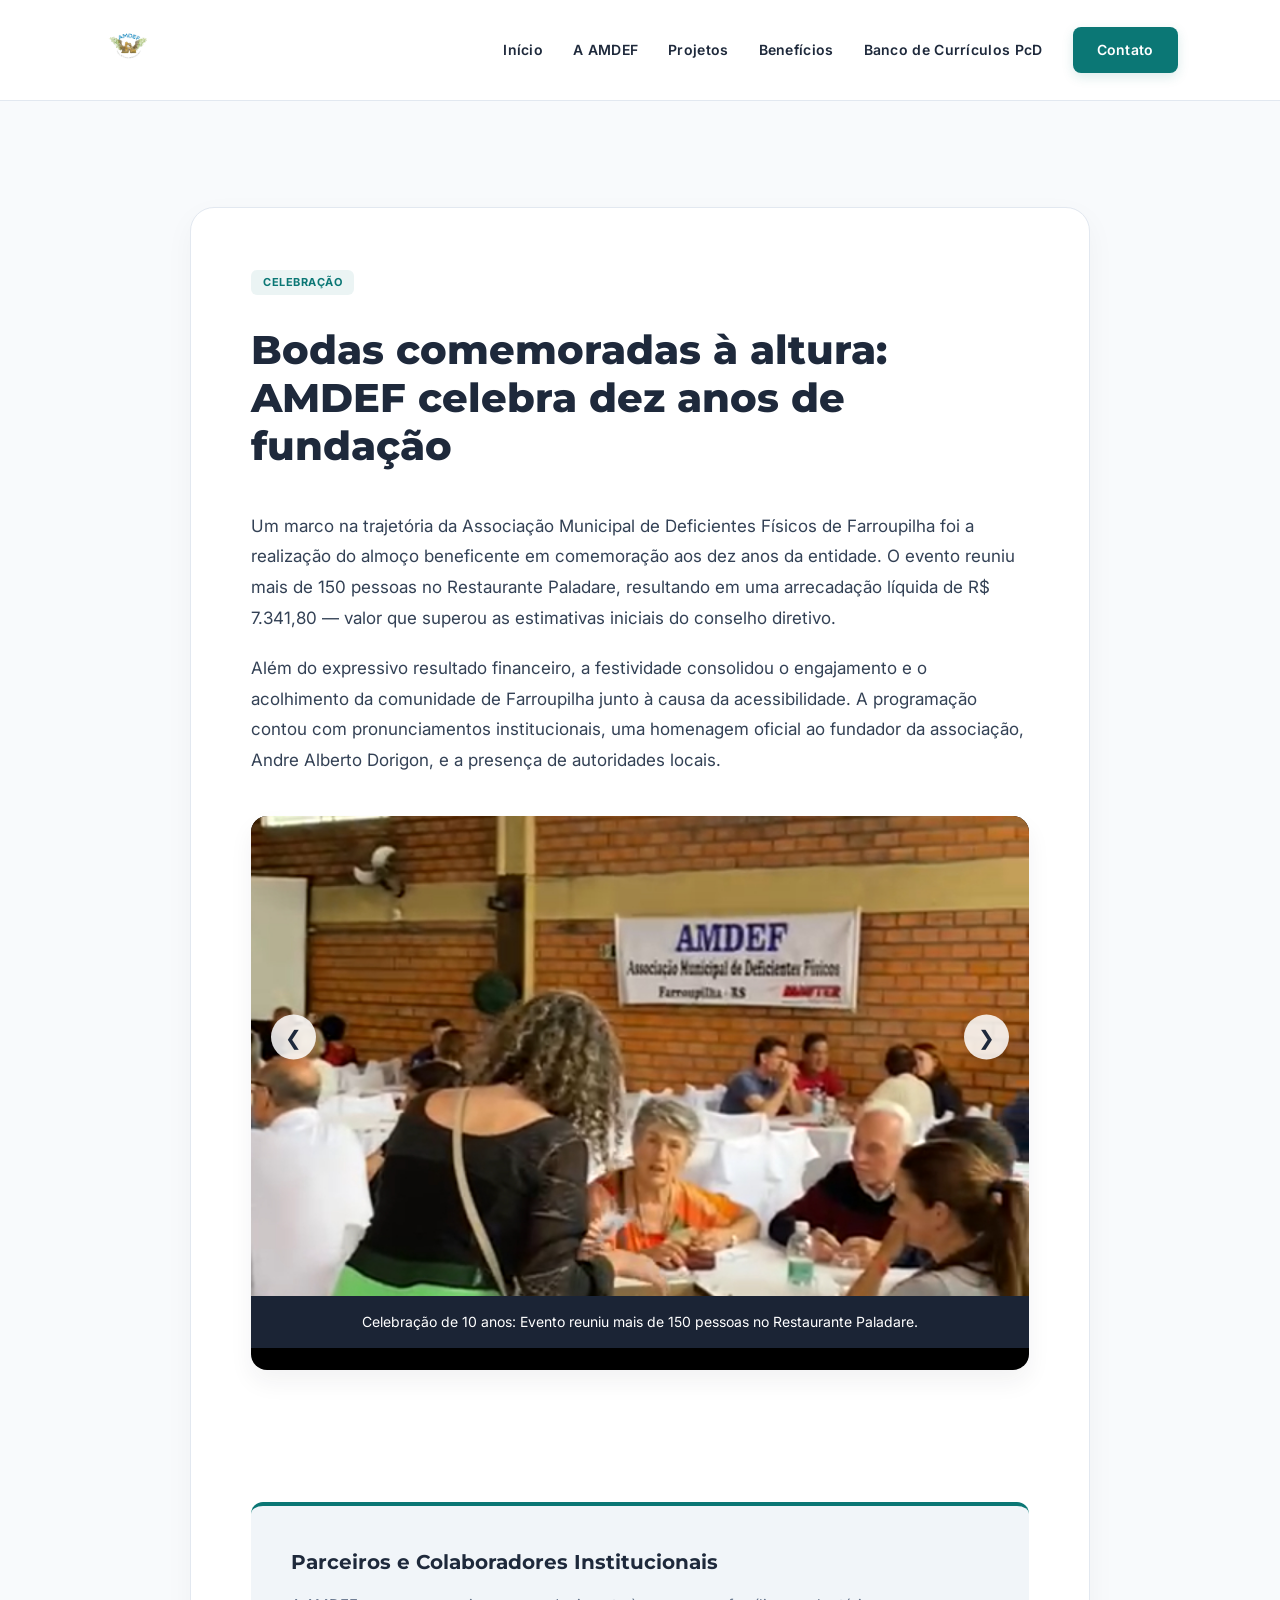
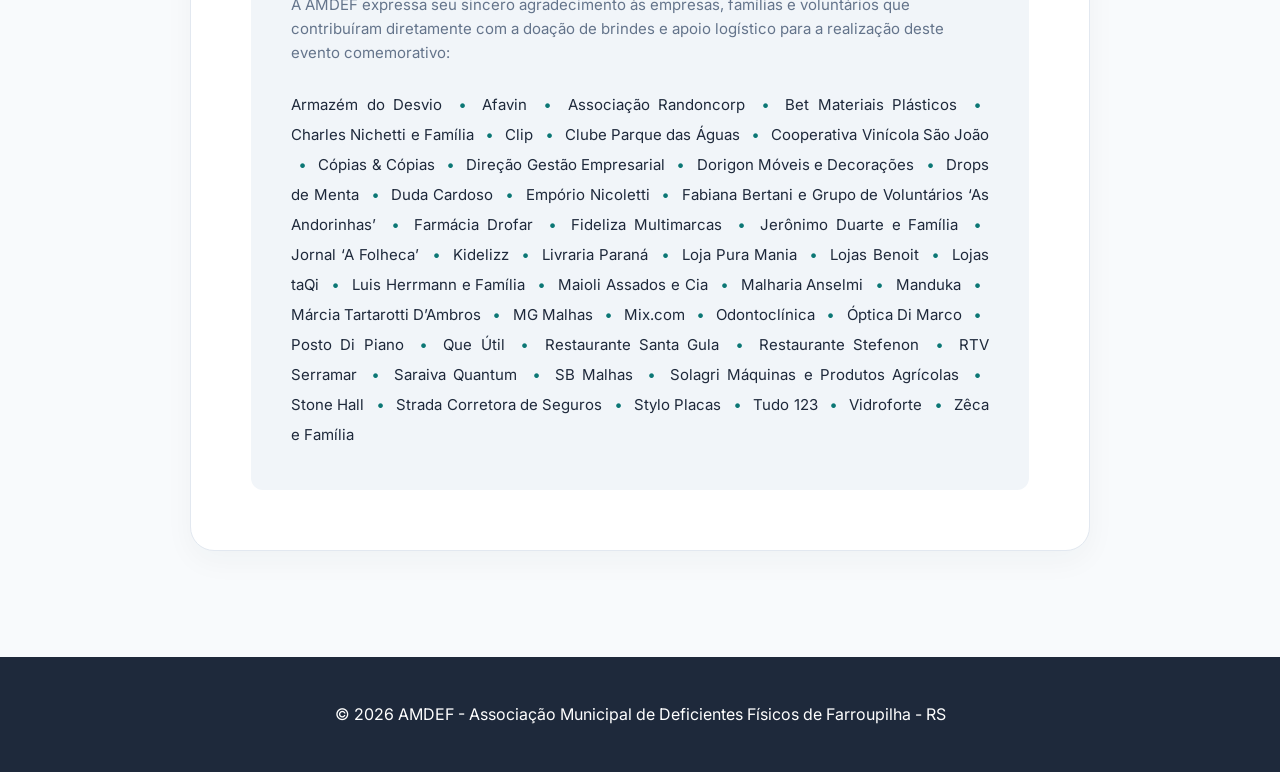
<file: pages/page7.html>
<!DOCTYPE html>
<html lang="pt-br">
<head>
    <meta charset="UTF-8">
    <meta name="viewport" content="width=device-width, initial-scale=1.0">
    <title>Bodas comemoradas à altura: AMDEF celebra dez anos de fundação</title>
    <link rel="preconnect" href="https://fonts.googleapis.com">
    <link rel="preconnect" href="https://fonts.gstatic.com" crossorigin>
    <link href="https://fonts.googleapis.com/css2?family=Inter:wght@400;600;700&family=Montserrat:wght@700;800&display=swap" rel="stylesheet">
    <link rel="stylesheet" href="../css/style.css">
    
    <style>
        .carousel-container { max-width: 800px; margin: 40px auto; position: relative; overflow: hidden; border-radius: 16px; box-shadow: var(--shadow-card); background: #000; }
        .carousel-track { display: flex; transition: transform 0.4s ease-in-out; }
        .carousel-slide { min-width: 100%; position: relative; display: flex; flex-direction: column; }
        .carousel-slide img { width: 100%; height: 480px; object-fit: cover; display: block; }
        .carousel-caption { background: rgba(30, 41, 59, 0.9); color: var(--white); padding: 15px 25px; font-size: 14px; text-align: center; font-family: 'Inter', sans-serif; }
        .carousel-btn { position: absolute; top: 40%; transform: translateY(-50%); background: rgba(255, 255, 255, 0.85); border: none; width: 45px; height: 45px; border-radius: 50%; cursor: pointer; font-size: 20px; color: var(--text-main); transition: all 0.2s; z-index: 10; display: flex; align-items: center; justify-content: center; box-shadow: 0 4px 10px rgba(0,0,0,0.1); }
        .carousel-btn:hover { background: var(--white); color: var(--verde-petroleo); scale: 1.05; }
        .carousel-prev { left: 20px; }
        .carousel-next { right: 20px; }
        .news-meta { color: var(--text-sub); font-size: 14px; margin-bottom: 25px; display: flex; gap: 20px; font-weight: 600; }
        .single-news-img { width: 100%; max-height: 450px; object-fit: cover; border-radius: 12px; margin: 25px 0; box-shadow: var(--shadow-card); }
        .colab-grid { display: grid; grid-template-columns: repeat(auto-fill, minmax(220px, 1fr)); gap: 12px; margin-top: 20px; }
        .colab-item { background: var(--white); padding: 10px 15px; border-radius: 6px; border: 1px solid var(--border-color); font-size: 13px; color: var(--text-main); }
    </style>
</head>
<body>

    <header class="site-header">
        <div class="logo"><img src="../img/logo.png" alt="Logo AMDEF"></div>
        <nav class="nav-menu">
            <a href="../index.html#home">Início</a>
            <a href="../index.html#sobre">A AMDEF</a>
            <a href="../index.html#projetos">Projetos</a>
            <a href="../index.html#beneficios">Benefícios</a>
            <a href="curriculo.html">Banco de Currículos PcD</a>
            <a href="../index.html#contato" class="btn-contact-menu">Contato</a>
        </nav>
    </header>

    <main style="background-color: var(--bg-main); padding: 6px 0;">
        <section class="section-padding">
            <div class="creative-panel" style="max-width: 900px; padding: 60px;">
                
                <span class="card-badge">Celebração</span>
                <h1 style="font-family: 'Montserrat', sans-serif; font-size: 40px; font-weight: 800; color: var(--text-main); line-height: 1.2; margin: 15px 0;">Bodas comemoradas à altura: AMDEF celebra dez anos de fundação</h1>
                
                <br>


                <p class="text-p" style="margin-bottom: 20px; font-size: 17px; color: #334155;">
                    Um marco na trajetória da Associação Municipal de Deficientes Físicos de Farroupilha foi a realização do almoço beneficente em comemoração aos dez anos da entidade. O evento reuniu mais de 150 pessoas no Restaurante Paladare, resultando em uma arrecadação líquida de R$ 7.341,80 — valor que superou as estimativas iniciais do conselho diretivo.
                </p>

                <p class="text-p" style="margin-bottom: 30px; font-size: 17px; color: #334155;">
                    Além do expressivo resultado financeiro, a festividade consolidou o engajamento e o acolhimento da comunidade de Farroupilha junto à causa da acessibilidade. A programação contou com pronunciamentos institucionais, uma homenagem oficial ao fundador da associação, Andre Alberto Dorigon, e a presença de autoridades locais.
                </p>

                <div class="carousel-container">
                    <button class="carousel-btn carousel-prev" onclick="moveSlide(-1)">❮</button>
                    <button class="carousel-btn carousel-next" onclick="moveSlide(1)">❯</button>
                    
                    <div class="carousel-track">
                        <div class="carousel-slide">
                            <img src="../img/01.jpg" alt="Almoço Beneficente AMDEF - Registro 1">
                            <div class="carousel-caption">Celebração de 10 anos: Evento reuniu mais de 150 pessoas no Restaurante Paladare.</div>
                        </div>
                        <div class="carousel-slide">
                            <img src="../img/02.jpg" alt="Almoço Beneficente AMDEF - Registro 2">
                            <div class="carousel-caption">Sociedade farroupilhense unida em prol das iniciativas de acessibilidade da instituição.</div>
                        </div>
                        <div class="carousel-slide">
                            <img src="../img/03.jpg" alt="Organizadores da Confraternização - Registro 3">
                            <div class="carousel-caption">Associados da AMDEF e familiares: parte do grupo coordenador que atuou na organização da confraternização.</div>
                        </div>
                    </div>
                </div>

                <br> 
                <br>

                    
                <div style="background: var(--bg-sections); padding: 40px; border-radius: 12px; border-top: 4px solid var(--verde-petroleo); margin-top: 40px;">
    <h3 style="font-family: 'Montserrat', sans-serif; font-size: 20px; color: var(--text-main); margin-bottom: 15px;">Parceiros e Colaboradores Institucionais</h3>
    
    <p class="text-p" style="font-size: 15px; color: var(--text-sub); margin-bottom: 25px; line-height: 1.6;">
        A AMDEF expressa seu sincero agradecimento às empresas, famílias e voluntários que contribuíram diretamente com a doação de brindes e apoio logístico para a realização deste evento comemorativo:
    </p>
    
    <p style="font-family: 'Inter', sans-serif; font-size: 15px; color: var(--text-main); line-height: 2; text-align: justify; margin: 0;">
        Armazém do Desvio <span style="color: var(--verde-petroleo); font-weight: bold; margin: 0 8px;">•</span> 
        Afavin <span style="color: var(--verde-petroleo); font-weight: bold; margin: 0 8px;">•</span> 
        Associação Randoncorp <span style="color: var(--verde-petroleo); font-weight: bold; margin: 0 8px;">•</span> 
        Bet Materiais Plásticos <span style="color: var(--verde-petroleo); font-weight: bold; margin: 0 8px;">•</span> 
        Charles Nichetti e Família <span style="color: var(--verde-petroleo); font-weight: bold; margin: 0 8px;">•</span> 
        Clip <span style="color: var(--verde-petroleo); font-weight: bold; margin: 0 8px;">•</span> 
        Clube Parque das Águas <span style="color: var(--verde-petroleo); font-weight: bold; margin: 0 8px;">•</span> 
        Cooperativa Vinícola São João <span style="color: var(--verde-petroleo); font-weight: bold; margin: 0 8px;">•</span> 
        Cópias & Cópias <span style="color: var(--verde-petroleo); font-weight: bold; margin: 0 8px;">•</span> 
        Direção Gestão Empresarial <span style="color: var(--verde-petroleo); font-weight: bold; margin: 0 8px;">•</span> 
        Dorigon Móveis e Decorações <span style="color: var(--verde-petroleo); font-weight: bold; margin: 0 8px;">•</span> 
        Drops de Menta <span style="color: var(--verde-petroleo); font-weight: bold; margin: 0 8px;">•</span> 
        Duda Cardoso <span style="color: var(--verde-petroleo); font-weight: bold; margin: 0 8px;">•</span> 
        Empório Nicoletti <span style="color: var(--verde-petroleo); font-weight: bold; margin: 0 8px;">•</span> 
        Fabiana Bertani e Grupo de Voluntários ‘As Andorinhas’ <span style="color: var(--verde-petroleo); font-weight: bold; margin: 0 8px;">•</span> 
        Farmácia Drofar <span style="color: var(--verde-petroleo); font-weight: bold; margin: 0 8px;">•</span> 
        Fideliza Multimarcas <span style="color: var(--verde-petroleo); font-weight: bold; margin: 0 8px;">•</span> 
        Jerônimo Duarte e Família <span style="color: var(--verde-petroleo); font-weight: bold; margin: 0 8px;">•</span> 
        Jornal ‘A Folheca’ <span style="color: var(--verde-petroleo); font-weight: bold; margin: 0 8px;">•</span> 
        Kidelizz <span style="color: var(--verde-petroleo); font-weight: bold; margin: 0 8px;">•</span> 
        Livraria Paraná <span style="color: var(--verde-petroleo); font-weight: bold; margin: 0 8px;">•</span> 
        Loja Pura Mania <span style="color: var(--verde-petroleo); font-weight: bold; margin: 0 8px;">•</span> 
        Lojas Benoit <span style="color: var(--verde-petroleo); font-weight: bold; margin: 0 8px;">•</span> 
        Lojas taQi <span style="color: var(--verde-petroleo); font-weight: bold; margin: 0 8px;">•</span> 
        Luis Herrmann e Família <span style="color: var(--verde-petroleo); font-weight: bold; margin: 0 8px;">•</span> 
        Maioli Assados e Cia <span style="color: var(--verde-petroleo); font-weight: bold; margin: 0 8px;">•</span> 
        Malharia Anselmi <span style="color: var(--verde-petroleo); font-weight: bold; margin: 0 8px;">•</span> 
        Manduka <span style="color: var(--verde-petroleo); font-weight: bold; margin: 0 8px;">•</span> 
        Márcia Tartarotti D’Ambros <span style="color: var(--verde-petroleo); font-weight: bold; margin: 0 8px;">•</span> 
        MG Malhas <span style="color: var(--verde-petroleo); font-weight: bold; margin: 0 8px;">•</span> 
        Mix.com <span style="color: var(--verde-petroleo); font-weight: bold; margin: 0 8px;">•</span> 
        Odontoclínica <span style="color: var(--verde-petroleo); font-weight: bold; margin: 0 8px;">•</span> 
        Óptica Di Marco <span style="color: var(--verde-petroleo); font-weight: bold; margin: 0 8px;">•</span> 
        Posto Di Piano <span style="color: var(--verde-petroleo); font-weight: bold; margin: 0 8px;">•</span> 
        Que Útil <span style="color: var(--verde-petroleo); font-weight: bold; margin: 0 8px;">•</span> 
        Restaurante Santa Gula <span style="color: var(--verde-petroleo); font-weight: bold; margin: 0 8px;">•</span> 
        Restaurante Stefenon <span style="color: var(--verde-petroleo); font-weight: bold; margin: 0 8px;">•</span> 
        RTV Serramar <span style="color: var(--verde-petroleo); font-weight: bold; margin: 0 8px;">•</span> 
        Saraiva Quantum <span style="color: var(--verde-petroleo); font-weight: bold; margin: 0 8px;">•</span> 
        SB Malhas <span style="color: var(--verde-petroleo); font-weight: bold; margin: 0 8px;">•</span> 
        Solagri Máquinas e Produtos Agrícolas <span style="color: var(--verde-petroleo); font-weight: bold; margin: 0 8px;">•</span> 
        Stone Hall <span style="color: var(--verde-petroleo); font-weight: bold; margin: 0 8px;">•</span> 
        Strada Corretora de Seguros <span style="color: var(--verde-petroleo); font-weight: bold; margin: 0 8px;">•</span> 
        Stylo Placas <span style="color: var(--verde-petroleo); font-weight: bold; margin: 0 8px;">•</span> 
        Tudo 123 <span style="color: var(--verde-petroleo); font-weight: bold; margin: 0 8px;">•</span> 
        Vidroforte <span style="color: var(--verde-petroleo); font-weight: bold; margin: 0 8px;">•</span> 
        Zêca e Família
    </p>
</div>

            </div>
        </section>
    </main>

    <footer class="site-footer">
        <p>© 2026 AMDEF - Associação Municipal de Deficientes Físicos de Farroupilha - RS</p>
    </footer>

    <script>
        let currentSlide = 0;
        const track = document.querySelector('.carousel-track');
        const slides = document.querySelectorAll('.carousel-slide');

        function updateCarousel() {
            track.style.transform = `translateX(-${currentSlide * 100}%)`;
        }

        function moveSlide(direction) {
            currentSlide += direction;
            if (currentSlide >= slides.length) currentSlide = 0;
            if (currentSlide < 0) currentSlide = slides.length - 1;
            updateCarousel();
        }
    </script>
</body>
</html>
</file>
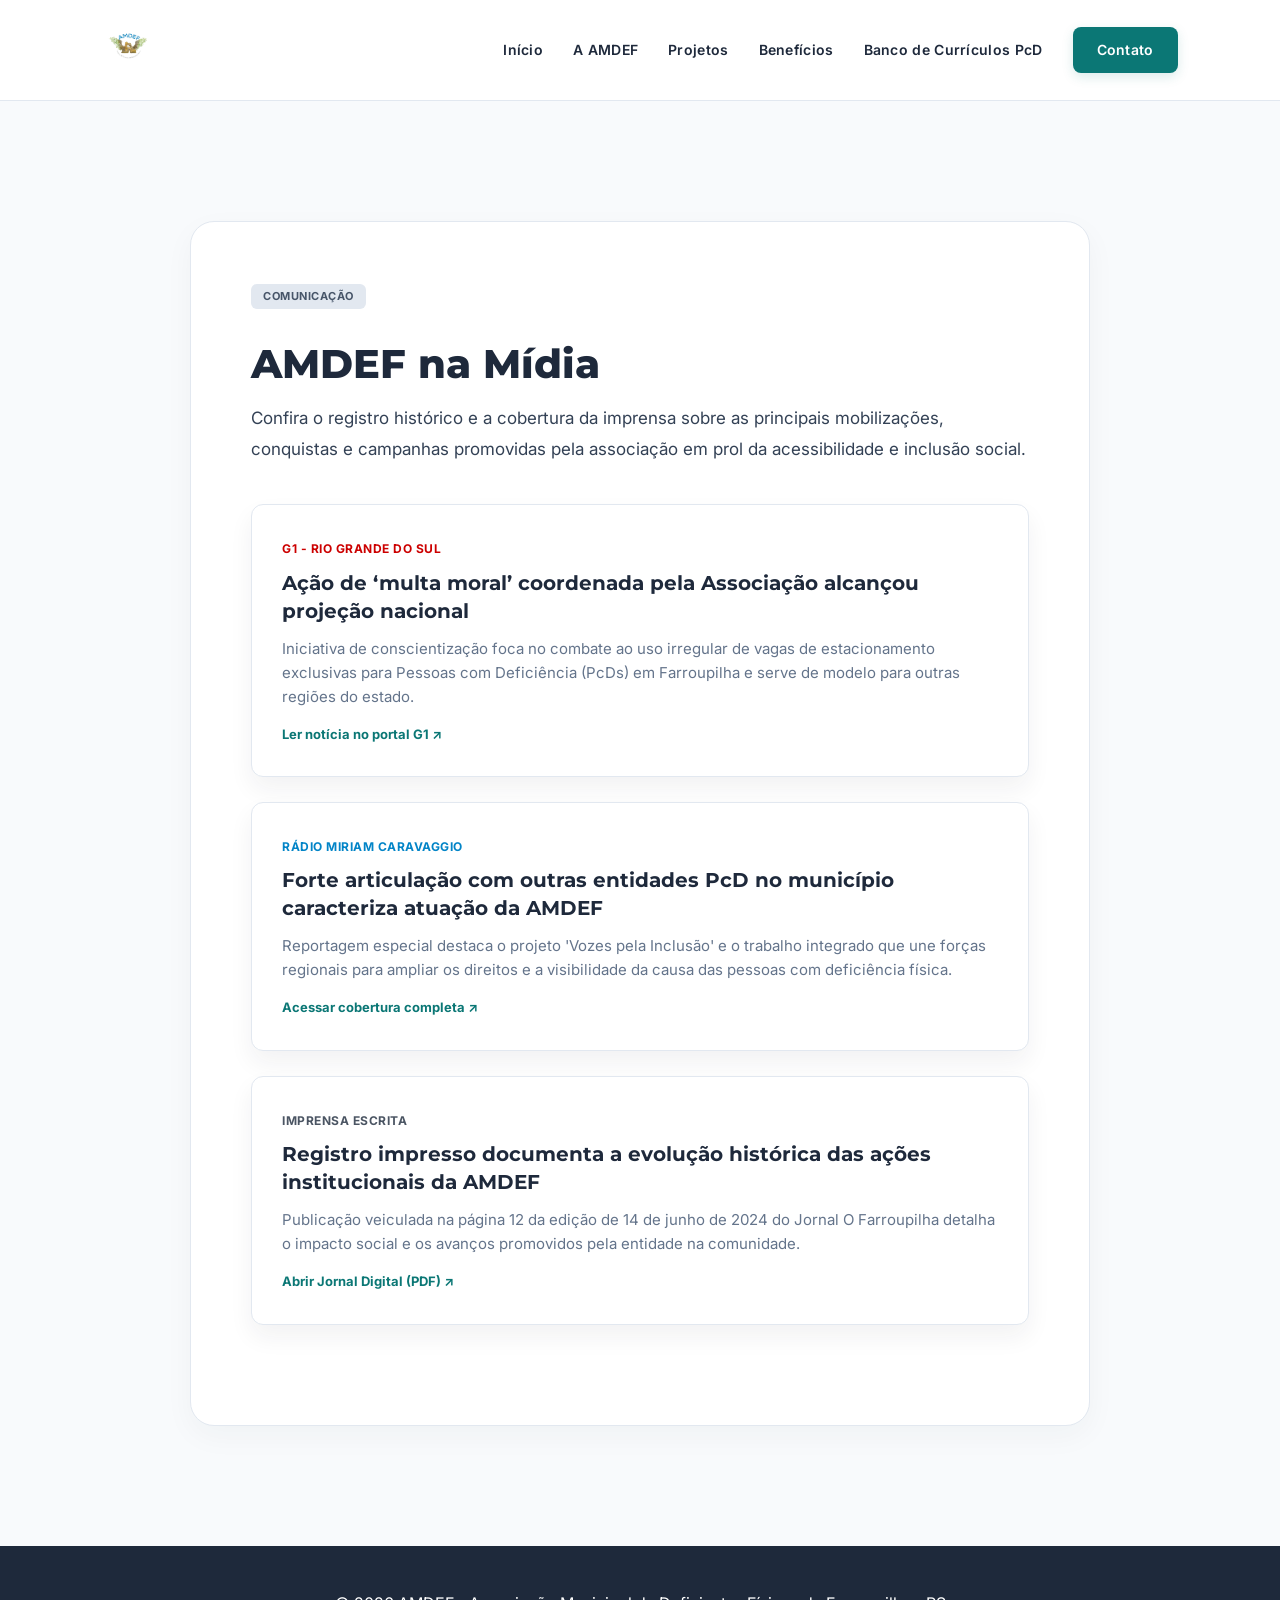
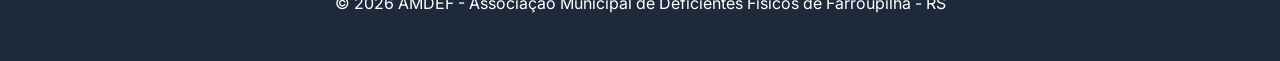
<file: pages/page8.html>
<!DOCTYPE html>
<html lang="pt-br">
<head>
    <meta charset="UTF-8">
    <meta name="viewport" content="width=device-width, initial-scale=1.0">
    <title>AMDEF na Mídia - Clipping Institucional</title>
    <link rel="preconnect" href="https://fonts.googleapis.com">
    <link rel="preconnect" href="https://fonts.gstatic.com" crossorigin>
    <link href="https://fonts.googleapis.com/css2?family=Inter:wght@400;600;700&family=Montserrat:wght@700;800&display=swap" rel="stylesheet">
    <link rel="stylesheet" href="../css/style.css">
    
    <style>
        .clipping-container {
            display: flex;
            flex-direction: column;
            gap: 25px;
            margin: 40px 0;
        }
        .clipping-item {
            background: var(--white);
            border: 1px solid var(--border-color);
            border-radius: 12px;
            padding: 30px;
            box-shadow: var(--shadow-card);
            transition: transform 0.2s, border-color 0.2s;
            text-decoration: none;
            color: inherit;
            display: block;
        }
        .clipping-item:hover {
            transform: translateY(-2px);
            border-color: var(--verde-petroleo);
        }
        .clipping-source {
            font-size: 12px;
            font-weight: 700;
            text-transform: uppercase;
            letter-spacing: 0.5px;
            margin-bottom: 10px;
            display: inline-block;
        }
        .clipping-title {
            font-family: 'Montserrat', sans-serif;
            font-size: 20px;
            font-weight: 700;
            color: var(--text-main);
            margin: 0 0 12px 0;
            line-height: 1.4;
        }
        .clipping-desc {
            font-size: 15px;
            color: var(--text-sub);
            margin: 0;
            line-height: 1.6;
        }
        .clipping-link-text {
            color: var(--verde-petroleo);
            font-weight: 700;
            font-size: 13px;
            display: inline-block;
            margin-top: 15px;
        }
    </style>
</head>
<body>

    <header class="site-header">
        <div class="logo"><img src="../img/logo.png" alt="Logo AMDEF"></div>
        <nav class="nav-menu">
            <a href="../index.html#home">Início</a>
            <a href="../index.html#sobre">A AMDEF</a>
            <a href="../index.html#projetos">Projetos</a>
            <a href="../index.html#beneficios">Benefícios</a>
            <a href="curriculo.html">Banco de Currículos PcD</a>
            <a href="../index.html#contato" class="btn-contact-menu">Contato</a>
        </nav>
    </header>

    <main style="background-color: var(--bg-main); padding: 20px 0;">
        <section class="section-padding">
            <div class="creative-panel" style="max-width: 900px; padding: 60px;">
                
                <span class="card-badge" style="background: #e2e8f0; color: #475569;">Comunicação</span>
                <h1 style="font-family: 'Montserrat', sans-serif; font-size: 40px; font-weight: 800; color: var(--text-main); line-height: 1.2; margin: 15px 0;">AMDEF na Mídia</h1>
                
                <p class="text-p" style="margin-bottom: 40px; font-size: 17px; color: #334155;">
                    Confira o registro histórico e a cobertura da imprensa sobre as principais mobilizações, conquistas e campanhas promovidas pela associação em prol da acessibilidade e inclusão social.
                </p>

                <div class="clipping-container">
                    
                    <a href="https://g1.globo.com/rs/rio-grande-do-sul/noticia/2025/07/26/multa-moral-acao-combate-uso-irregular-de-vagas-de-estacionamento-para-pcds-em-cidade-do-rs-entenda.ghtml" target="_blank" class="clipping-item">
                        <span class="clipping-source" style="color: #cc0000;">G1 - Rio Grande do Sul</span>
                        <h2 class="clipping-title">Ação de ‘multa moral’ coordenada pela Associação alcançou projeção nacional</h2>
                        <p class="clipping-desc">Iniciativa de conscientização foca no combate ao uso irregular de vagas de estacionamento exclusivas para Pessoas com Deficiência (PcDs) em Farroupilha e serve de modelo para outras regiões do estado.</p>
                        <span class="clipping-link-text">Ler notícia no portal G1 ↗</span>
                    </a>

                    <a href="https://miriamcaravaggio.com.br/vozes-pela-inclusao/" target="_blank" class="clipping-item">
                        <span class="clipping-source" style="color: #0284c7;">Rádio Miriam Caravaggio</span>
                        <h2 class="clipping-title">Forte articulação com outras entidades PcD no município caracteriza atuação da AMDEF</h2>
                        <p class="clipping-desc">Reportagem especial destaca o projeto 'Vozes pela Inclusão' e o trabalho integrado que une forças regionais para ampliar os direitos e a visibilidade da causa das pessoas com deficiência física.</p>
                        <span class="clipping-link-text">Acessar cobertura completa ↗</span>
                    </a>

                    <a href="../docs/Jornal O Farroupilha (pg. 12), 14.06.2024.pdf" target="_blank" class="clipping-item">
                        <span class="clipping-source" style="color: #4b5563;">Imprensa Escrita</span>
                        <h2 class="clipping-title">Registro impresso documenta a evolução histórica das ações institucionais da AMDEF</h2>
                        <p class="clipping-desc">Publicação veiculada na página 12 da edição de 14 de junho de 2024 do Jornal O Farroupilha detalha o impacto social e os avanços promovidos pela entidade na comunidade.</p>
                        <span class="clipping-link-text">Abrir Jornal Digital (PDF) ↗</span>
                    </a>

                </div>

            </div>
        </section>
    </main>

    <footer class="site-footer">
        <p>© 2026 AMDEF - Associação Municipal de Deficientes Físicos de Farroupilha - RS</p>
    </footer>

</body>
</html>
</file>
<file: css/style.css>
/* ==========================================
   PALETA RECALIBRADA: LIMPA, FRESCA E PREMIUM
   ========================================== */
:root {
    --verde-petroleo: #0B7775;  /* Cor principal (botões e heros) */
    --verde-hover: #12918E;     /* Hover dos botões */
    --bg-main: #F8FAFC;         /* Off-white gelo super limpo */
    --bg-sections: #F1F5F9;     /* Variação cinza-claro para blocos alternados */
    --text-main: #1E293B;       /* Chumbo azulado escuro (alta elegância e contraste) */
    --text-sub: #64748B;        /* Cinza slate para textos secundários */
    --border-color: #E2E8F0;    /* Linhas finas e discretas */
    --white: #FFFFFF;           /* Fundo dos cards brancos */
    
    --shadow-subtle: 0 10px 30px rgba(30, 41, 59, 0.04);
    --shadow-card: 0 12px 24px rgba(30, 41, 59, 0.06);
}

* {
    margin: 0;
    padding: 0;
    box-sizing: border-box;
}

html {
    scroll-behavior: smooth;
}

body {
    font-family: 'Inter', sans-serif;
    background-color: var(--bg-main);
    color: var(--text-main);
    line-height: 1.6;
}

/* ==========================================
   HEADER E MENU SUPERIOR
   ========================================== */
.site-header {
    display: flex;
    justify-content: space-between;
    align-items: center;
    padding: 20px 8%;
    background-color: rgba(255, 255, 255, 0.95);
    backdrop-filter: blur(8px);
    position: sticky;
    top: 0;
    z-index: 1000;
    border-bottom: 1px solid var(--border-color);
}

.logo img {
    height: 52px;
    width: auto;
}

.nav-menu {
    display: flex;
    align-items: center;
    gap: 30px;
}

.nav-menu a {
    text-decoration: none;
    color: var(--text-main);
    font-weight: 600;
    font-size: 14px;
    letter-spacing: 0.3px;
    transition: all 0.25s ease;
}

.nav-menu a:hover:not(.btn-contact-menu) {
    color: var(--verde-petroleo);
}

.btn-contact-menu {
    background-color: var(--verde-petroleo);
    color: var(--white) !important;
    padding: 12px 24px;
    border-radius: 8px;
    box-shadow: 0 4px 12px rgba(11, 119, 117, 0.15);
}

.btn-contact-menu:hover {
    background-color: var(--verde-hover);
    transform: translateY(-2px);
}

/* ==========================================
   BANNER EM GRADIENTE (HERO)
   ========================================== */
.hero-section {
    background: linear-gradient(135deg, var(--verde-petroleo) 0%, #054a48 100%);
    color: var(--white);
    padding: 90px 8% 130px;
    text-align: center;
    position: relative;
    clip-path: ellipse(145% 100% at 50% 0%);
}

.hero-container h1 {
    font-family: 'Montserrat', sans-serif;
    font-size: 54px;
    font-weight: 800;
    margin-bottom: 16px;
    letter-spacing: -1px;
}

.hero-container p {
    font-size: 18px;
    opacity: 0.9;
    max-width: 750px;
    margin: 0 auto;
}

/* ==========================================
   INDICADORES DE NÚMEROS (CONTADORES)
   ========================================== */
.impact-grid {
    display: flex;
    justify-content: space-around;
    gap: 25px;
    max-width: 1100px;
    margin: -60px auto 40px;
    position: relative;
    z-index: 10;
    padding: 0 20px;
    flex-wrap: wrap;
}

.impact-box {
    background: var(--white);
    padding: 30px 20px;
    border-radius: 16px;
    text-align: center;
    flex: 1;
    min-width: 250px;
    box-shadow: var(--shadow-card);
    border: 1px solid var(--border-color);
    border-top: 4px solid var(--verde-petroleo);
    transition: transform 0.3s ease;
}

.impact-box:hover {
    transform: translateY(-5px);
}

.impact-box h3 {
    font-size: 44px;
    color: var(--verde-petroleo);
    font-family: 'Montserrat', sans-serif;
    margin-bottom: 6px;
}

.impact-box p {
    font-weight: 700;
    font-size: 14px;
    color: var(--text-main);
}

/* ==========================================
   ESTRUTURA DAS SEÇÕES
   ========================================== */
.section-padding {
    padding: 100px 8%;
}

.bg-sections-tint {
    background-color: var(--bg-sections);
}

.section-header {
    text-align: center;
    margin-bottom: 50px;
}

.section-header h2 {
    font-family: 'Montserrat', sans-serif;
    font-size: 36px;
    color: var(--text-main);
    font-weight: 800;
}

.section-header p {
    color: var(--text-sub);
    font-size: 16px;
    margin-top: 8px;
}

/* Painel de Conteúdo (Cards Maiores) */
.creative-panel {
    background: var(--white);
    padding: 50px;
    border-radius: 24px;
    box-shadow: var(--shadow-subtle);
    max-width: 1000px;
    margin: 0 auto;
    border: 1px solid var(--border-color);
}

.text-p {
    font-size: 16px;
    color: var(--text-sub);
    line-height: 1.8;
}

.image-wrapper {
    width: 100%;
    border-radius: 12px;
    overflow: hidden;
    margin-top: 35px;
    box-shadow: var(--shadow-card);
}

.image-wrapper img {
    width: 100%;
    height: auto;
    display: block;
}

/* ==========================================
   LINHA DO TEMPO (SOBRE A AMDEF)
   ========================================== */
.timeline {
    margin-top: 35px;
    display: flex;
    flex-direction: column;
    gap: 25px;
}

.timeline-item {
    display: flex;
    gap: 20px;
    align-items: flex-start;
}

.timeline-number {
    background-color: var(--bg-sections);
    color: var(--verde-petroleo);
    font-weight: 800;
    padding: 8px 16px;
    border-radius: 8px;
    font-family: 'Montserrat', sans-serif;
    font-size: 16px;
}

.timeline-content h4 {
    font-size: 18px;
    color: var(--text-main);
    margin-bottom: 4px;
    font-weight: 700;
}

/* ==========================================
   SISTEMA DE 3 CARDS LADO A LADO
   ========================================== */
.cards-container {
    display: flex !important;
    flex-direction: row !important;
    justify-content: center;
    align-items: stretch;
    gap: 30px;
    max-width: 1200px;
    margin: 0 auto;
    flex-wrap: wrap;
}

.news-card {
    background: var(--white);
    border-radius: 16px;
    box-shadow: var(--shadow-card);
    border: 1px solid var(--border-color);
    flex: 1;
    min-width: 300px;
    padding: 35px 30px;
    transition: all 0.3s cubic-bezier(0.165, 0.84, 0.44, 1);
}

.news-card:hover {
    transform: translateY(-6px);
    border-color: var(--verde-petroleo);
}

.card-badge {
    background-color: rgba(11, 119, 117, 0.08);
    color: var(--verde-petroleo);
    font-weight: 700;
    font-size: 11px;
    text-transform: uppercase;
    letter-spacing: 0.5px;
    display: inline-block;
    padding: 4px 12px;
    border-radius: 6px;
    margin-bottom: 16px;
}

.news-card h3 {
    font-family: 'Montserrat', sans-serif;
    font-size: 20px;
    margin-bottom: 12px;
    color: var(--text-main);
}

.news-card p {
    font-size: 14px;
    color: var(--text-sub);
}

/* ==========================================
   BENEFÍCIOS E MURAL DE DEPOIMENTOS
   ========================================== */
.benefit-item {
    border-bottom: 1px solid var(--border-color);
    padding: 20px 0;
}

.benefit-item:last-child {
    border-bottom: none;
}

.benefit-item h3 {
    font-family: 'Montserrat', sans-serif;
    font-size: 19px;
    color: var(--verde-petroleo);
    margin-bottom: 6px;
}

.mural-depoimentos {
    display: grid;
    grid-template-columns: repeat(auto-fit, minmax(280px, 1fr));
    gap: 25px;
    margin-top: 20px;
}

.depoimento-card {
    background: var(--white);
    padding: 30px;
    border-radius: 16px;
    border: 1px solid var(--border-color);
    border-left: 4px solid var(--verde-petroleo);
}

.depoimento-card p {
    font-style: italic;
    color: var(--text-sub);
    font-size: 15px;
}

.depoimento-autor {
    margin-top: 12px;
    font-weight: 700;
    color: var(--text-main);
    display: block;
    font-size: 14px;
}

/* ==========================================
   FORMULÁRIO DE CONTATO CLEAN (CORRIGIDO)
   ========================================== */
.contact-form {
    display: flex;
    flex-direction: column;
    gap: 18px;
}

.contact-form input, .contact-form textarea {
    width: 100%;
    padding: 15px;
    border: 2px solid var(--border-color);
    background-color: var(--white);
    border-radius: 10px;
    font-family: 'Inter', sans-serif;
    font-size: 15px;
    color: var(--text-main);
    outline: none;
    transition: all 0.2s ease;
}

.contact-form input:focus, .contact-form textarea:focus {
    border-color: var(--verde-petroleo);
    box-shadow: 0 0 0 4px rgba(11, 119, 117, 0.08);
}

.contact-form button {
    background-color: var(--verde-petroleo);
    color: var(--white);
    border: none;
    padding: 16px;
    font-family: 'Montserrat', sans-serif;
    font-weight: 700;
    font-size: 16px;
    border-radius: 10px;
    cursor: pointer;
    transition: all 0.2s ease;
}

.contact-form button:hover {
    background-color: var(--verde-hover);
    transform: translateY(-2px);
}

/* ==========================================
   RODAPÉ CORPORATIVO
   ========================================== */
.site-footer {
    background-color: var(--text-main);
    color: var(--white);
    padding: 45px 8%;
    text-align: center;
}

.footer-sub {
    color: var(--text-sub);
    font-size: 13px;
    margin-top: 6px;
}
</file>
